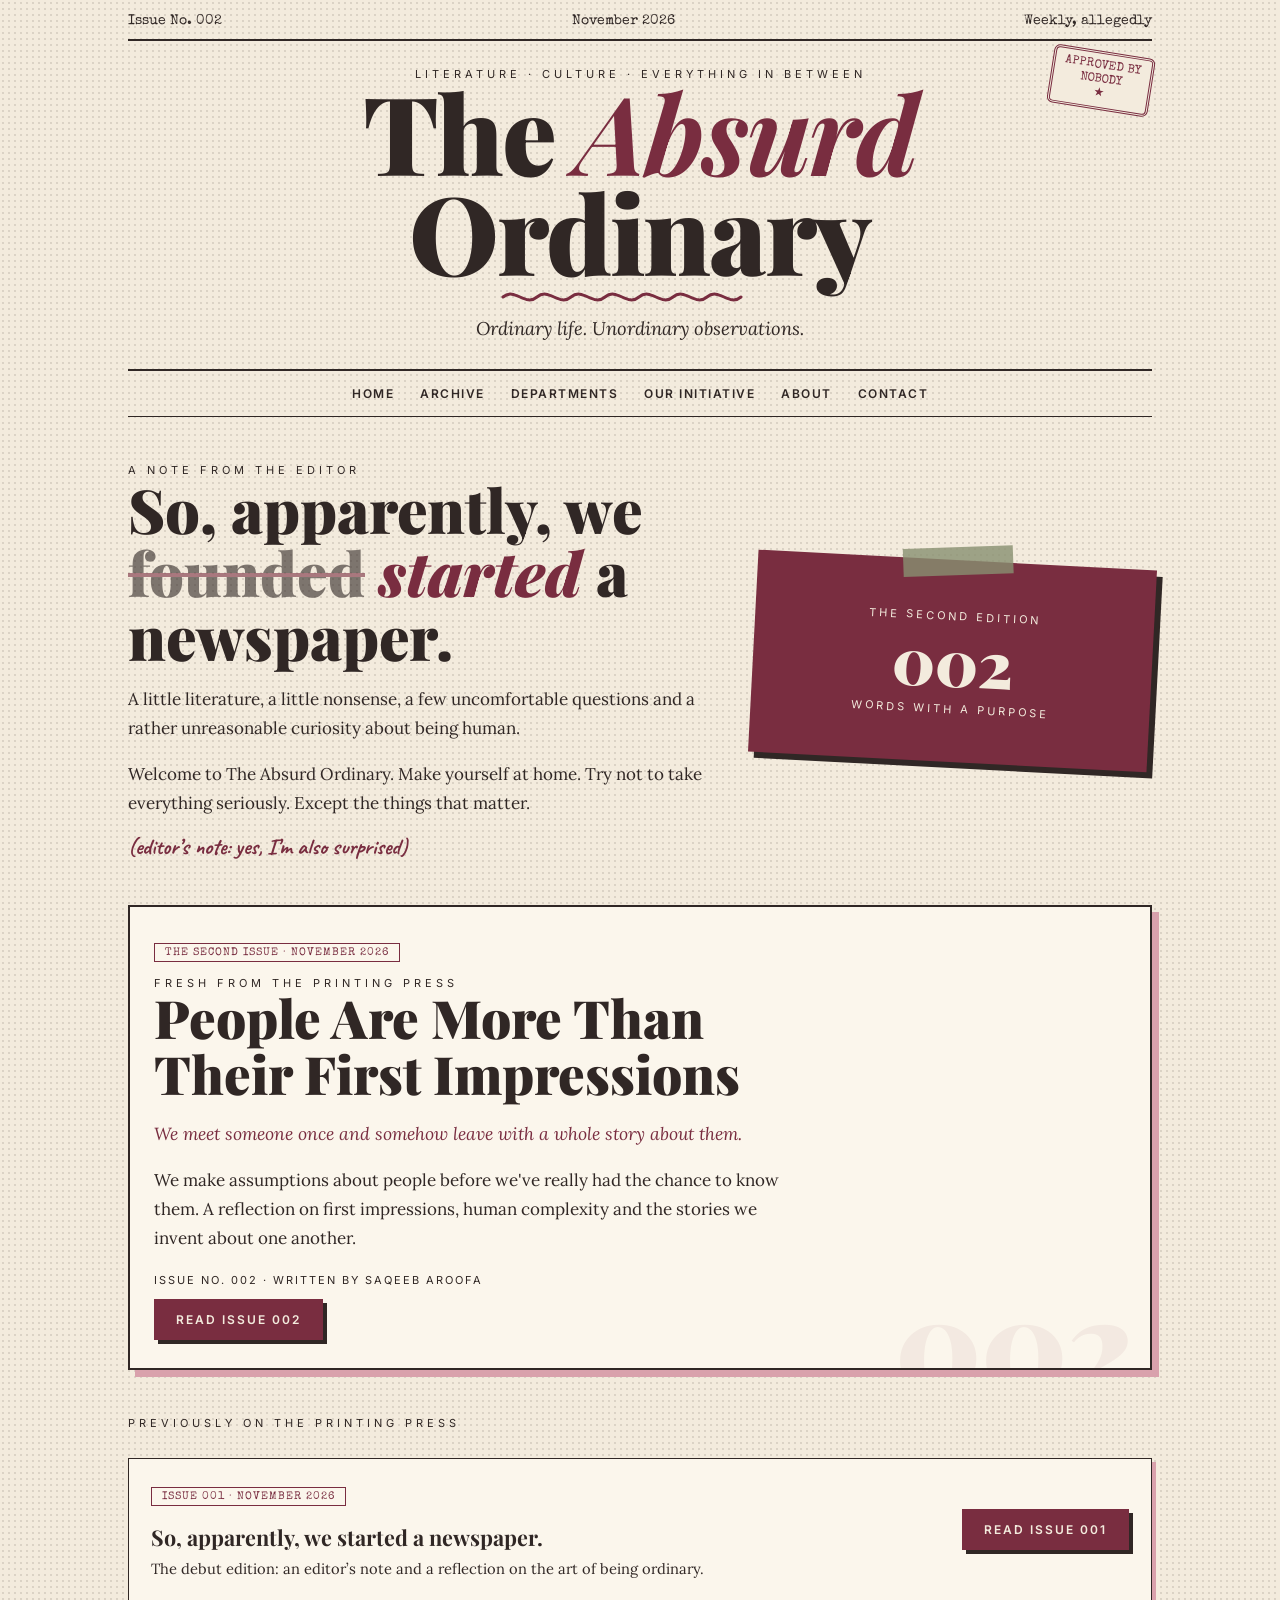
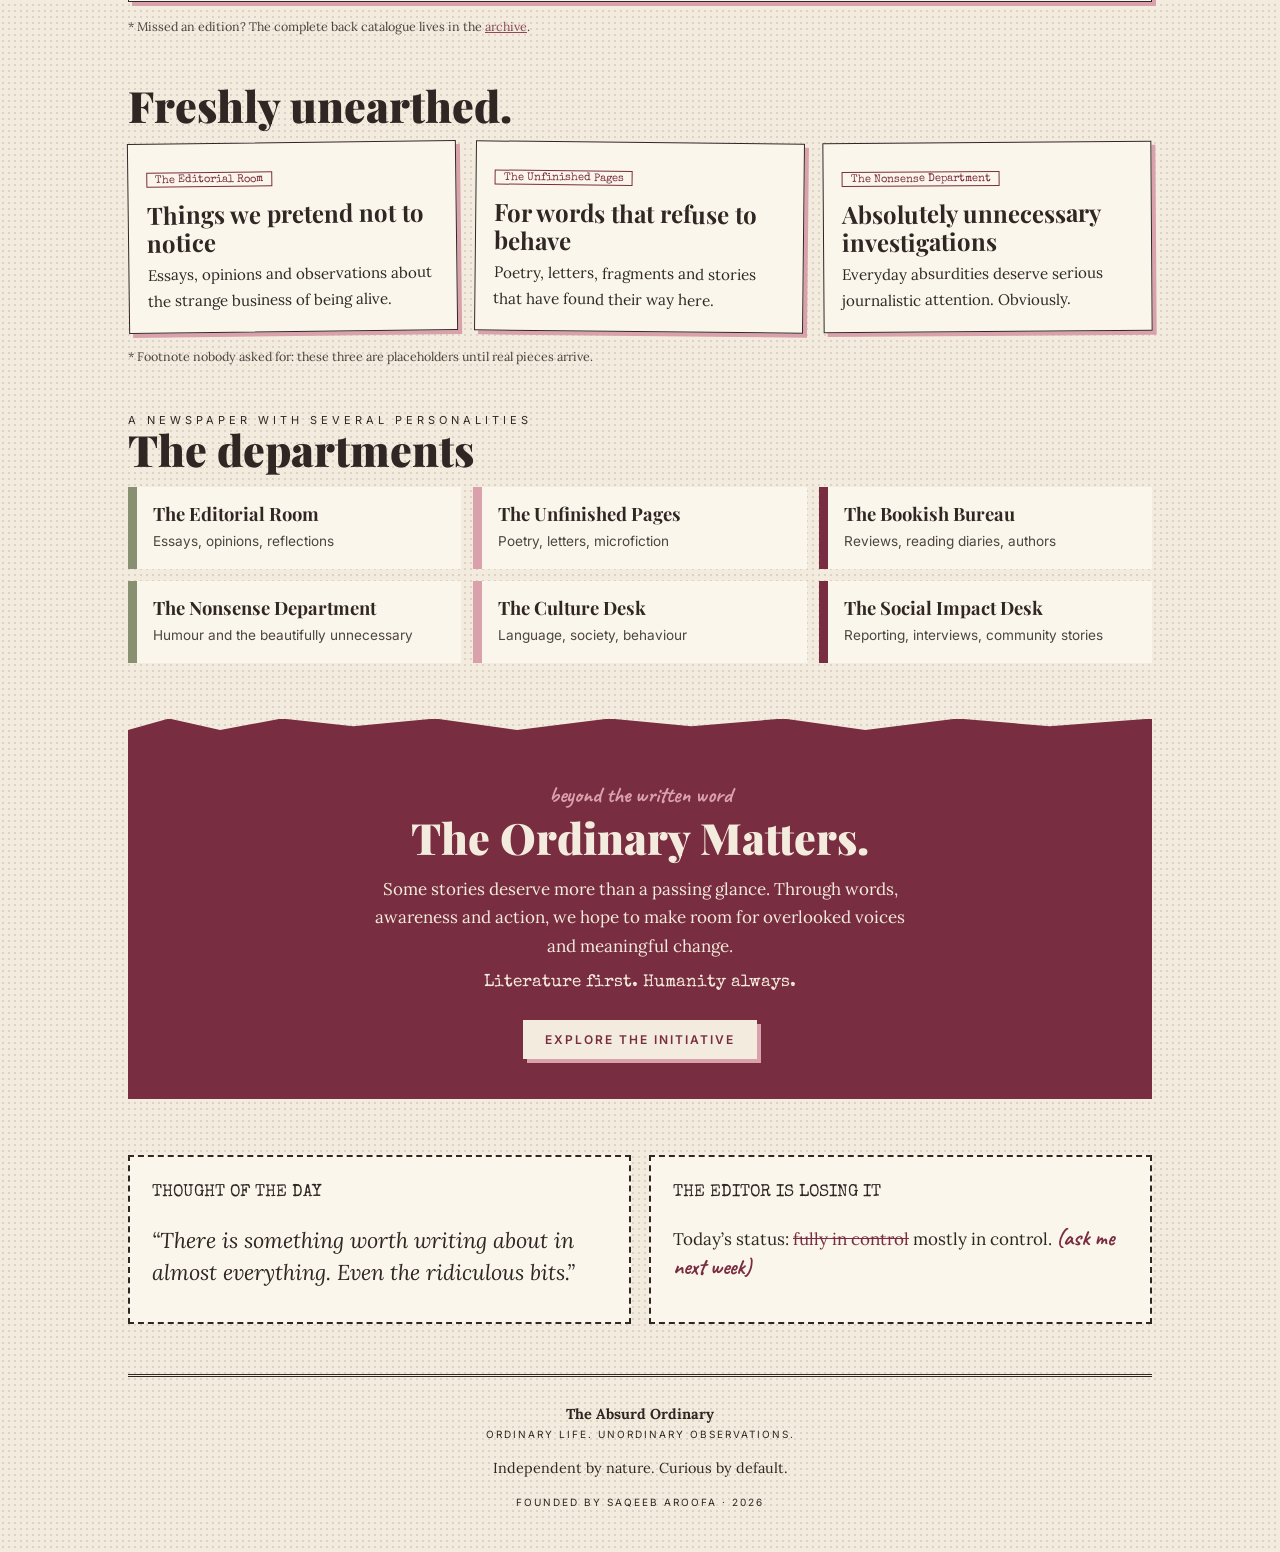
<file: index.html>
<!DOCTYPE html>
<html lang="en">
<head>
<meta charset="UTF-8">
<meta name="viewport" content="width=device-width, initial-scale=1.0">
<title>The Absurd Ordinary</title>
<meta name="description" content="An independent literary, cultural and social-impact publication.">
<link rel="preconnect" href="https://fonts.googleapis.com">
<link href="https://fonts.googleapis.com/css2?family=Caveat:wght@500;700&family=Inter:wght@400;600&family=Lora:ital,wght@0,400;0,600;1,400&family=Playfair+Display:ital,wght@0,700;0,900;1,700&family=Special+Elite&display=swap" rel="stylesheet">

<style>
:root {
  --paper: #f3ebdd;
  --card: #fbf6ec;
  --ink: #302725;
  --wine: #792d40;
  --rose: #d9a1ac;
  --olive: #899071;
}
* { box-sizing: border-box; }
html { scroll-behavior: smooth; }
body {
  margin: 0;
  background-color: var(--paper);
  background-image: radial-gradient(#30272522 0.7px, transparent 0.8px);
  background-size: 6px 6px;
  color: var(--ink);
  font: 17px/1.7 Lora, Georgia, serif;
  overflow-x: hidden;
}
a { color: inherit; text-decoration: none; }
.wrap { max-width: 1060px; margin: 0 auto; padding: 0 18px; }
.type { font-family: 'Special Elite', 'Courier New', monospace; }
.sans { font-family: Inter, Arial, sans-serif; }
.note { font-family: Caveat, cursive; font-weight: 700; color: var(--wine); font-size: 1.4rem; line-height: 1.1; }

/* dateline */
.topline {
  display: flex; justify-content: space-between; gap: 10px; flex-wrap: wrap;
  border-bottom: 2px solid var(--ink); padding: 10px 0 6px; font-size: 0.85rem;
}

/* masthead */
.mast { text-align: center; padding: 26px 0 8px; position: relative; }
.mast h1 {
  margin: 0;
  font: 900 clamp(2.7rem, 12vw, 6.8rem)/0.92 'Playfair Display', Georgia, serif;
  letter-spacing: -0.02em;
}
.mast h1 em { color: var(--wine); font-weight: 700; }
.squig { display: block; margin: 8px auto 0; width: min(280px, 70%); color: var(--wine); }
.tagline { font-style: italic; font-size: 1.15rem; margin: 10px 0 0; }
.kicker { font: 11px Inter, Arial, sans-serif; letter-spacing: 4px; text-transform: uppercase; }
.stamp-top {
  position: absolute; right: 0; top: 10px; transform: rotate(9deg);
  border: 3px double var(--wine); color: var(--wine); background: var(--paper);
  padding: 6px 10px; border-radius: 6px; font-size: 0.75rem; line-height: 1.15; text-align: center;
}
@media (max-width: 520px) {
  .stamp-top { position: static; display: inline-block; margin-bottom: 10px; }
}

/* nav */
nav {
  border-top: 2px solid var(--ink); border-bottom: 1px solid var(--ink);
  margin-top: 16px; padding: 4px 0;
  display: flex; flex-wrap: wrap; justify-content: center; gap: 4px 22px;
  font: 600 12px Inter, Arial, sans-serif; letter-spacing: 1.5px; text-transform: uppercase;
}
nav a { padding: 11px 2px; }
nav a:hover, nav a:focus-visible {
  color: var(--wine);
  text-decoration: underline wavy var(--rose);
  text-underline-offset: 6px;
}

/* sections */
section { margin: 46px 0; }
h2 {
  font: 900 clamp(1.8rem, 6vw, 2.7rem)/1.05 'Playfair Display', Georgia, serif;
  margin: 0 0 14px;
}

/* editor's note */
.lead { display: grid; gap: 26px; align-items: center; }
@media (min-width: 800px) {
  .lead { grid-template-columns: 1.5fr 1fr; }
}
.lead h2 { font-size: clamp(2.2rem, 7vw, 3.8rem); }
.lead h2 del {
  text-decoration-color: var(--wine);
  text-decoration-thickness: 4px;
  opacity: 0.6;
}
.lead h2 ins {
  text-decoration: none;
  color: var(--wine);
  font-style: italic;
}
.stamp {
  position: relative;
  background: var(--wine);
  color: var(--paper);
  padding: 40px 20px;
  text-align: center;
  transform: rotate(3deg);
  box-shadow: 6px 6px 0 var(--ink);
}
.stamp strong {
  display: block;
  font: 900 4rem/1 'Playfair Display', Georgia, serif;
}
.stamp span {
  font: 11px Inter, Arial, sans-serif;
  letter-spacing: 3px;
}
.tape {
  position: absolute; top: -13px; left: 50%;
  width: 110px; height: 28px;
  background: #899071cc;
  transform: translateX(-50%) rotate(-5deg);
}
.margin { display: block; margin-top: 14px; }

/* featured issue */
.featured-issue {
  position: relative;
  background: var(--card);
  border: 2px solid var(--ink);
  padding: 28px 24px;
  box-shadow: 7px 7px 0 var(--rose);
  overflow: hidden;
}
.featured-issue::after {
  content: "002";
  position: absolute;
  right: 12px;
  bottom: -36px;
  font: 900 8rem/1 'Playfair Display', Georgia, serif;
  color: #792d4010;
  pointer-events: none;
}
.issue-label {
  display: inline-block;
  color: var(--wine);
  border: 1.5px solid var(--wine);
  padding: 3px 10px;
  font: 11px 'Special Elite', monospace;
  letter-spacing: 1px;
  margin-bottom: 14px;
}
.featured-issue h2 {
  font-size: clamp(2rem, 6vw, 3.3rem);
  max-width: 680px;
  margin-bottom: 10px;
}
.featured-issue .issue-subtitle {
  color: var(--wine);
  font-style: italic;
  font-size: 1.1rem;
}
.featured-issue p { max-width: 650px; }
.issue-meta {
  font: 11px Inter, Arial, sans-serif;
  letter-spacing: 2px;
  text-transform: uppercase;
  margin-top: 20px;
}
.issue-button {
  display: inline-block;
  position: relative;
  z-index: 1;
  margin-top: 12px;
  padding: 13px 22px;
  background: var(--wine);
  color: var(--paper);
  font: 600 12px Inter, Arial, sans-serif;
  letter-spacing: 2px;
  text-transform: uppercase;
  box-shadow: 4px 4px 0 var(--ink);
  transition: transform 0.15s;
}
.issue-button:hover,
.issue-button:focus-visible {
  transform: translate(-3px, -3px);
}

/* previous issue */
.previous-issue {
  margin-top: 28px;
  padding: 20px 22px;
  background: var(--card);
  border: 1.5px solid var(--ink);
  box-shadow: 4px 4px 0 var(--rose);
  display: flex;
  flex-wrap: wrap;
  align-items: center;
  justify-content: space-between;
  gap: 14px;
}
.previous-issue h3 {
  font: 700 1.35rem/1.2 'Playfair Display', Georgia, serif;
  margin: 5px 0;
}
.previous-issue p {
  margin: 0;
  font-size: 0.92rem;
}
.previous-issue .issue-button {
  margin-top: 0;
  white-space: nowrap;
}

/* story cards */
.stories { display: grid; gap: 18px; }
@media (min-width: 700px) {
  .stories { grid-template-columns: repeat(3, 1fr); }
}
.story {
  background: var(--card);
  border: 1.5px solid var(--ink);
  padding: 18px;
  position: relative;
  box-shadow: 4px 4px 0 var(--rose);
}
.story:nth-child(1) { transform: rotate(-0.7deg); }
.story:nth-child(2) { transform: rotate(0.6deg); }
.story:nth-child(3) { transform: rotate(-0.4deg); }
.story small {
  display: inline-block;
  border: 1.5px solid var(--wine);
  color: var(--wine);
  padding: 1px 8px;
  font: 11px 'Special Elite', monospace;
  margin-bottom: 8px;
}
.story h3 {
  font: 700 1.5rem/1.15 'Playfair Display', Georgia, serif;
  margin: 6px 0;
}
.story p { font-size: 0.95rem; margin: 0; }
.fn { font-size: 0.78rem; opacity: 0.85; margin-top: 14px; }

/* departments */
.depts { display: grid; gap: 12px; }
@media (min-width: 620px) {
  .depts { grid-template-columns: 1fr 1fr; }
}
@media (min-width: 900px) {
  .depts { grid-template-columns: repeat(3, 1fr); }
}
.dept {
  display: block;
  background: var(--card);
  border-left: 9px solid var(--olive);
  padding: 14px 16px;
  transition: transform 0.15s;
}
.dept:nth-child(3n+2) { border-color: var(--rose); }
.dept:nth-child(3n) { border-color: var(--wine); }
.dept:hover, .dept:focus-visible {
  transform: translate(-3px, -3px);
  box-shadow: 4px 4px 0 var(--ink);
}
.dept b {
  display: block;
  font: 700 1.15rem 'Playfair Display', Georgia, serif;
}
.dept small {
  font: 0.85rem Inter, Arial, sans-serif;
  opacity: 0.85;
}

/* ordinary matters */
.matters {
  background: var(--wine);
  color: var(--paper);
  text-align: center;
  padding: 56px 22px 40px;
  margin: 56px 0;
  clip-path: polygon(0 3%, 4% 0, 9% 3%, 15% 0, 22% 2%, 30% 0, 38% 3%, 47% 0, 55% 2%, 64% 0, 72% 3%, 81% 0, 90% 2%, 100% 0, 100% 100%, 0 100%);
}
.matters .note { color: var(--rose); }
.matters p { max-width: 560px; margin: 8px auto; }
.button {
  display: inline-block;
  margin-top: 14px;
  padding: 12px 22px;
  background: var(--paper);
  color: var(--wine);
  font: 600 12px Inter, Arial, sans-serif;
  letter-spacing: 2px;
  text-transform: uppercase;
  box-shadow: 4px 4px 0 var(--rose);
}
.button:hover, .button:focus-visible {
  transform: translate(-2px, -2px);
}

/* thought + editor */
.two { display: grid; gap: 18px; }
@media (min-width: 760px) {
  .two { grid-template-columns: 1fr 1fr; }
}
.box {
  border: 2px dashed var(--ink);
  background: var(--card);
  padding: 22px;
}
.box q {
  font: italic 1.35rem/1.4 Lora, Georgia, serif;
  quotes: "\201C" "\201D";
}
.box del { color: var(--wine); }

/* footer */
footer {
  border-top: 3px double var(--ink);
  margin-top: 50px;
  padding: 24px 0 44px;
  text-align: center;
  font-size: 0.9rem;
  line-height: 1.9;
}
footer small {
  font: 10px Inter, Arial, sans-serif;
  letter-spacing: 2px;
  display: block;
}
</style>
</head>

<body>
<div class="wrap">

<div class="topline type">
  <span>Issue No. 002</span>
  <span>November 2026</span>
  <span>Weekly, allegedly</span>
</div>

<header class="mast">
  <div class="stamp-top type">APPROVED BY<br>NOBODY<br>★</div>
  <div class="kicker">Literature · Culture · Everything in between</div>
  <h1>The <em>Absurd</em><br>Ordinary</h1>
  <svg class="squig" viewBox="0 0 280 14" fill="none" stroke="currentColor" stroke-width="3" stroke-linecap="round" aria-hidden="true">
    <path d="M3 8c12-10 22 10 34 0s22 10 34 0 22 10 34 0 22 10 34 0 22 10 34 0 22 10 34 0 22 10 34 0"/>
  </svg>
  <p class="tagline">Ordinary life. Unordinary observations.</p>
</header>

<nav class="nav-links">
  <a href="index.html">Home</a>
  <a href="archive.html">Archive</a>
  <a href="department.html">Departments</a>
  <a href="ordinary-matters.html">Our Initiative</a>
  <a href="about.html">About</a>
  <a href="contact.html">Contact</a>
</nav>

<section class="lead">
  <div>
    <div class="kicker">A note from the editor</div>
    <h2>So, apparently, we <del>founded</del> <ins>started</ins> a newspaper.</h2>
    <p>A little literature, a little nonsense, a few uncomfortable questions and a rather unreasonable curiosity about being human.</p>
    <p>Welcome to The Absurd Ordinary. Make yourself at home. Try not to take everything seriously. Except the things that matter.</p>
    <span class="note margin">(editor’s note: yes, I’m also surprised)</span>
  </div>

  <div class="stamp">
    <div class="tape"></div>
    <span>THE SECOND EDITION</span>
    <strong>002</strong>
    <span>WORDS WITH A PURPOSE</span>
  </div>
</section>

<!-- FEATURED SECOND ISSUE -->
<section class="featured-issue">
  <div class="issue-label">THE SECOND ISSUE · NOVEMBER 2026</div>
  <div class="kicker">Fresh from the printing press</div>
  <h2>People Are More Than Their First Impressions</h2>
  <p class="issue-subtitle">We meet someone once and somehow leave with a whole story about them.</p>
  <p>We make assumptions about people before we've really had the chance to know them. A reflection on first impressions, human complexity and the stories we invent about one another.</p>
  <div class="issue-meta">Issue No. 002 · Written by Saqeeb Aroofa</div>
  <a class="issue-button" href="issue-002.html">Read Issue 002</a>
</section>

<!-- PREVIOUS ISSUE -->
<section>
  <div class="kicker">Previously on the printing press</div>
  <div class="previous-issue">
    <div>
      <div class="issue-label">ISSUE 001 · NOVEMBER 2026</div>
      <h3>So, apparently, we started a newspaper.</h3>
      <p>The debut edition: an editor’s note and a reflection on the art of being ordinary.</p>
    </div>
    <a class="issue-button" href="issue-001.html">Read Issue 001</a>
  </div>
  <p class="fn">* Missed an edition? The complete back catalogue lives in the <a href="archive.html" style="color:var(--wine);text-decoration:underline;">archive</a>.</p>
</section>

<section>
  <h2>Freshly unearthed.</h2>
  <div class="stories">
    <article class="story">
      <small>The Editorial Room</small>
      <h3>Things we pretend not to notice</h3>
      <p>Essays, opinions and observations about the strange business of being alive.</p>
    </article>

    <article class="story">
      <small>The Unfinished Pages</small>
      <h3>For words that refuse to behave</h3>
      <p>Poetry, letters, fragments and stories that have found their way here.</p>
    </article>

    <article class="story">
      <small>The Nonsense Department</small>
      <h3>Absolutely unnecessary investigations</h3>
      <p>Everyday absurdities deserve serious journalistic attention. Obviously.</p>
    </article>
  </div>
  <p class="fn">* Footnote nobody asked for: these three are placeholders until real pieces arrive.</p>
</section>

<section>
  <div class="kicker">A newspaper with several personalities</div>
  <h2>The departments</h2>
  <div class="depts">
    <a class="dept" href="department.html"><b>The Editorial Room</b><small>Essays, opinions, reflections</small></a>
    <a class="dept" href="department.html"><b>The Unfinished Pages</b><small>Poetry, letters, microfiction</small></a>
    <a class="dept" href="department.html"><b>The Bookish Bureau</b><small>Reviews, reading diaries, authors</small></a>
    <a class="dept" href="department.html"><b>The Nonsense Department</b><small>Humour and the beautifully unnecessary</small></a>
    <a class="dept" href="department.html"><b>The Culture Desk</b><small>Language, society, behaviour</small></a>
    <a class="dept" href="department.html"><b>The Social Impact Desk</b><small>Reporting, interviews, community stories</small></a>
  </div>
</section>

<section class="matters">
  <p class="note">beyond the written word</p>
  <h2>The Ordinary Matters.</h2>
  <p>Some stories deserve more than a passing glance. Through words, awareness and action, we hope to make room for overlooked voices and meaningful change.</p>
  <p class="type">Literature first. Humanity always.</p>
  <a class="button" href="ordinary-matters.html">Explore the initiative</a>
</section>

<section class="two">
  <div class="box">
    <p class="type" style="margin-top:0">THOUGHT OF THE DAY</p>
    <q>There is something worth writing about in almost everything. Even the ridiculous bits.</q>
  </div>

  <div class="box">
    <p class="type" style="margin-top:0">THE EDITOR IS LOSING IT</p>
    <p>Today’s status: <del>fully in control</del> mostly in control. <span class="note">(ask me next week)</span></p>
  </div>
</section>

<footer>
  <div><b>The Absurd Ordinary</b></div>
  <small>ORDINARY LIFE. UNORDINARY OBSERVATIONS.</small>
  <p>Independent by nature. Curious by default.</p>
  <small>FOUNDED BY SAQEEB AROOFA · 2026</small>
</footer>

</div>
</body>
</html>
</file>
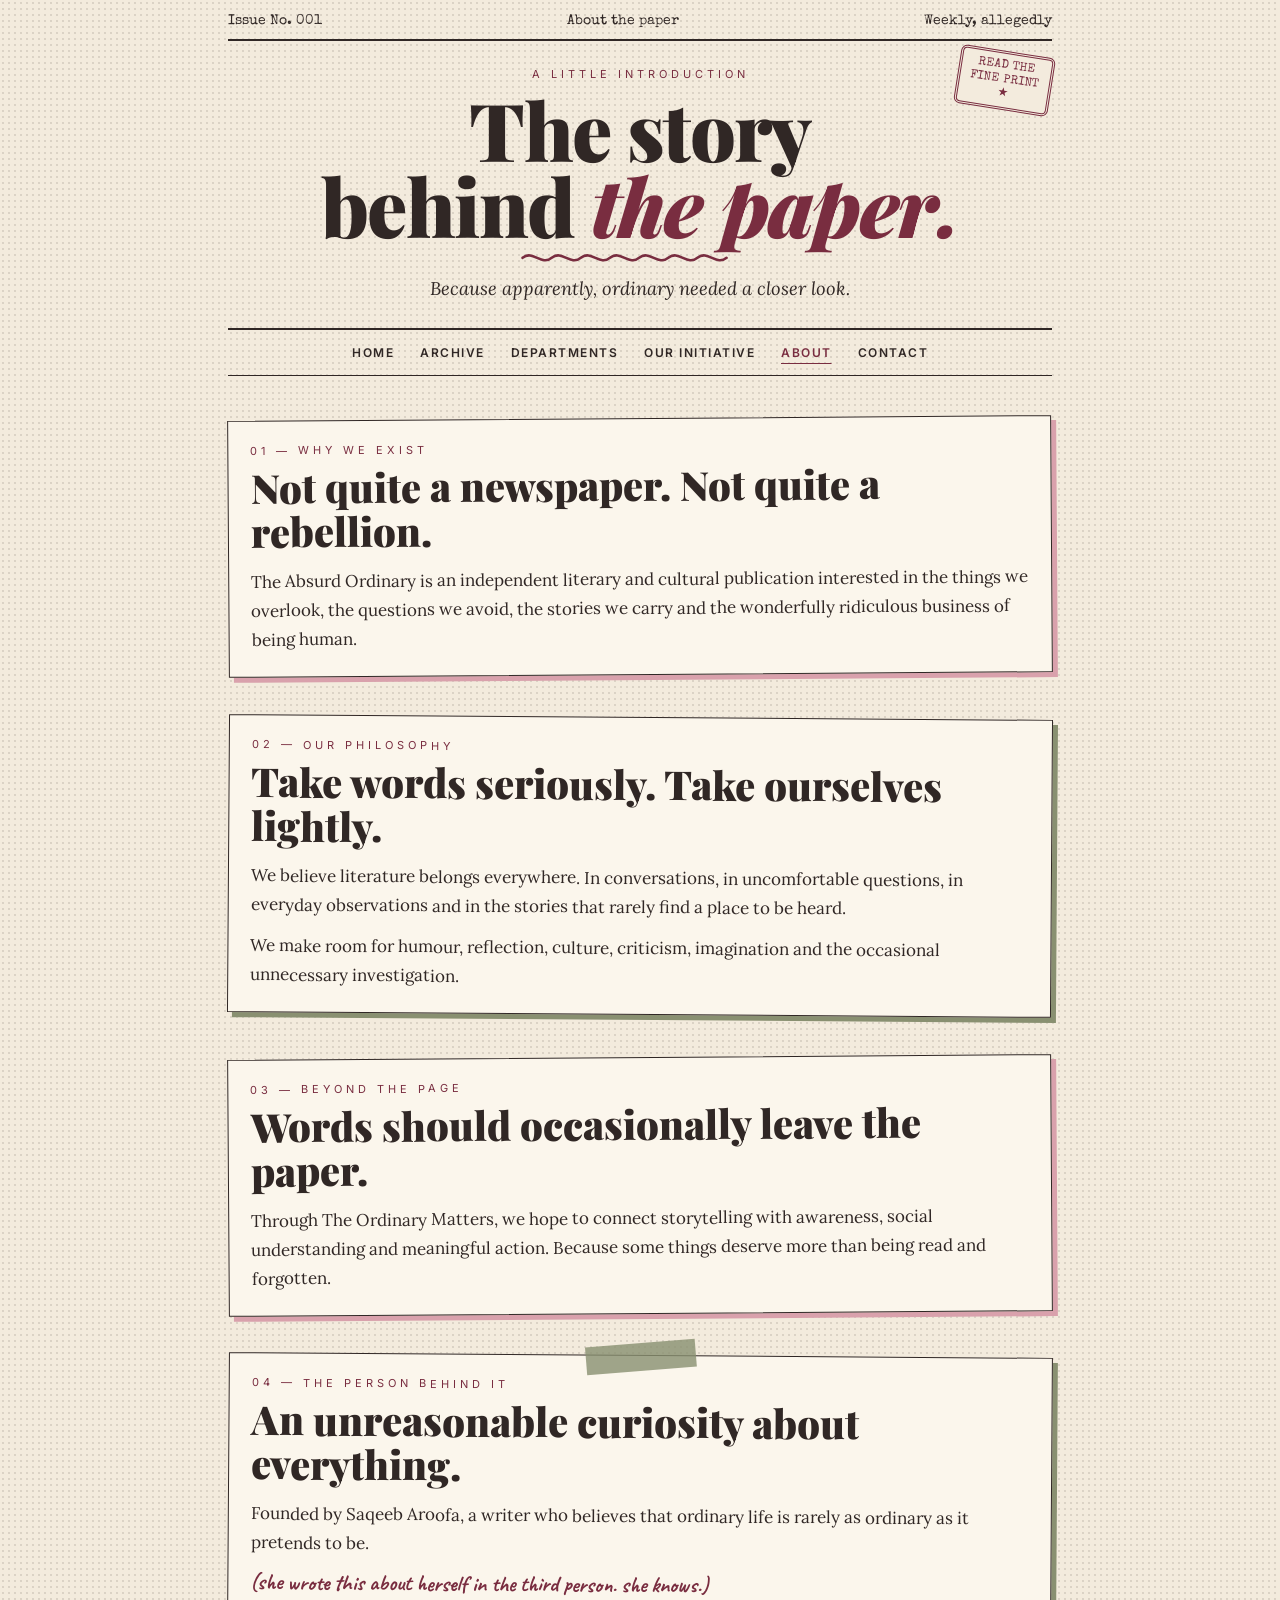
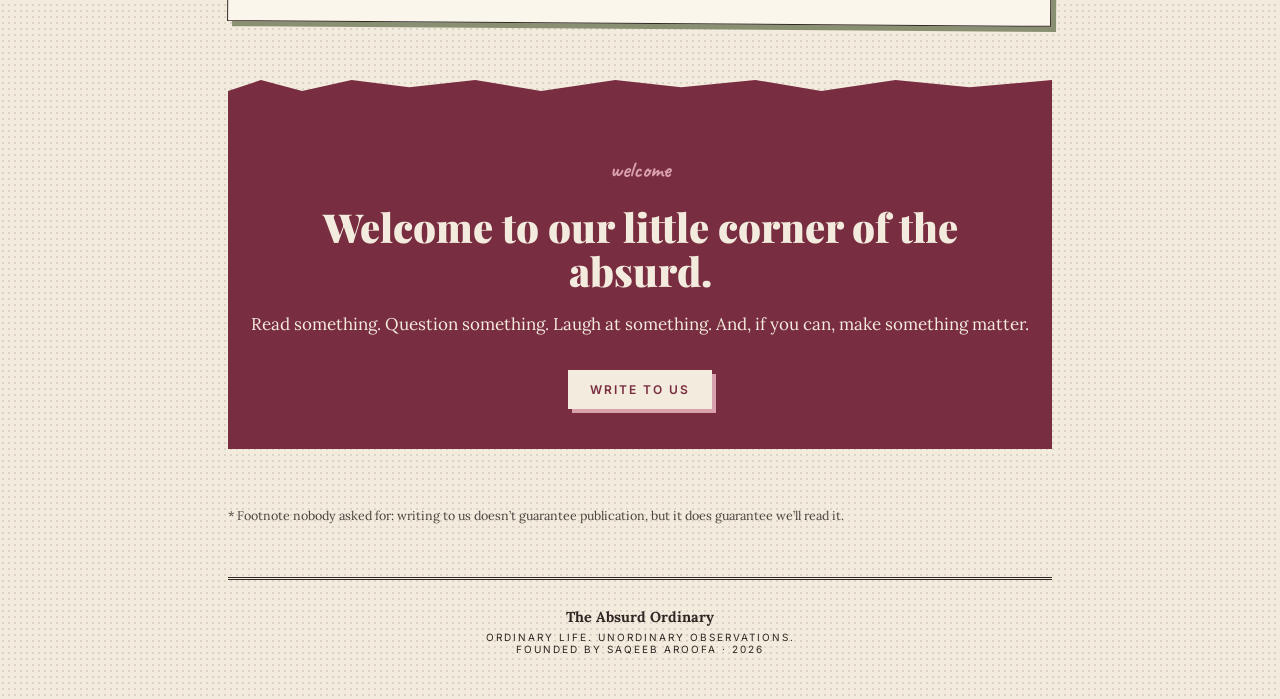
<file: about.html>
<!DOCTYPE html>
<html lang="en">
<head>
  <meta charset="UTF-8">
  <meta name="viewport" content="width=device-width, initial-scale=1.0">

  <title>About | The Absurd Ordinary</title>
  <meta name="description" content="The story, philosophy and people behind The Absurd Ordinary.">

  <link rel="preconnect" href="https://fonts.googleapis.com">
  <link rel="preconnect" href="https://fonts.gstatic.com" crossorigin>

  <link href="https://fonts.googleapis.com/css2?family=Caveat:wght@500;700&family=Inter:wght@400;600&family=Lora:ital,wght@0,400;0,600;1,400&family=Playfair+Display:ital,wght@0,700;0,900;1,700&family=Special+Elite&display=swap" rel="stylesheet">

  <style>
    :root {
      --paper: #f3ebdd;
      --card: #fbf6ec;
      --ink: #302725;
      --wine: #792d40;
      --rose: #d9a1ac;
      --olive: #899071;
    }

    * {
      box-sizing: border-box;
    }

    html {
      scroll-behavior: smooth;
    }

    body {
      margin: 0;
      background-color: var(--paper);
      background-image: radial-gradient(#30272522 0.7px, transparent 0.8px);
      background-size: 6px 6px;
      color: var(--ink);
      font: 17px/1.7 Lora, Georgia, serif;
      overflow-x: hidden;
    }

    a {
      color: inherit;
      text-decoration: none;
    }

    .wrap {
      max-width: 860px;
      margin: 0 auto;
      padding: 0 18px;
    }

    .type {
      font-family: 'Special Elite', 'Courier New', monospace;
    }

    .note {
      font-family: Caveat, cursive;
      font-weight: 700;
      color: var(--wine);
      font-size: 1.4rem;
      line-height: 1.1;
    }

    .kicker {
      font: 11px Inter, Arial, sans-serif;
      letter-spacing: 4px;
      text-transform: uppercase;
      color: var(--wine);
    }

    .topline {
      display: flex;
      justify-content: space-between;
      gap: 10px;
      flex-wrap: wrap;
      border-bottom: 2px solid var(--ink);
      padding: 10px 0 6px;
      font-size: 0.85rem;
    }

    .mast {
      text-align: center;
      padding: 26px 0 8px;
      position: relative;
    }

    .mast h1 {
      margin: 10px 0 0;
      font: 900 clamp(2.4rem, 10vw, 5rem)/0.95 'Playfair Display', Georgia, serif;
      letter-spacing: -0.02em;
    }

    .mast h1 em {
      color: var(--wine);
    }

    .squig {
      display: block;
      margin: 8px auto 0;
      width: min(240px, 70%);
      color: var(--wine);
    }

    .tagline {
      font-style: italic;
      font-size: 1.15rem;
      margin: 10px 0 0;
    }

    .stamp-top {
      position: absolute;
      right: 0;
      top: 10px;
      transform: rotate(9deg);
      border: 3px double var(--wine);
      color: var(--wine);
      background: var(--paper);
      padding: 6px 10px;
      border-radius: 6px;
      font-size: 0.75rem;
      line-height: 1.15;
      text-align: center;
    }

    .menu-toggle {
      display: none;
    }

    .nav-links {
      border-top: 2px solid var(--ink);
      border-bottom: 1px solid var(--ink);
      margin-top: 16px;
      padding: 4px 0;
      display: flex;
      flex-wrap: wrap;
      justify-content: center;
      gap: 4px 22px;
      font: 600 12px Inter, Arial, sans-serif;
      letter-spacing: 1.5px;
      text-transform: uppercase;
    }

    .nav-links a {
      padding: 11px 2px;
    }

    .nav-links a:hover,
    .nav-links a:focus-visible {
      color: var(--wine);
      text-decoration: underline wavy var(--rose);
      text-underline-offset: 6px;
    }

    .nav-links a.here {
      color: var(--wine);
      text-decoration: underline;
      text-underline-offset: 6px;
    }

    section {
      margin: 42px 0;
    }

    h2 {
      font: 900 clamp(1.7rem, 6vw, 2.5rem)/1.1 'Playfair Display', Georgia, serif;
      margin: 8px 0 14px;
    }

    .block {
      background: var(--card);
      border: 1.5px solid var(--ink);
      padding: 22px;
      box-shadow: 5px 5px 0 var(--rose);
    }

    section:nth-of-type(even) .block {
      transform: rotate(0.4deg);
      box-shadow: 5px 5px 0 var(--olive);
    }

    section:nth-of-type(odd) .block {
      transform: rotate(-0.4deg);
    }

    .block p {
      margin: 0 0 12px;
    }

    .block p:last-child {
      margin-bottom: 0;
    }

    .founder {
      position: relative;
    }

    .tape {
      position: absolute;
      top: -13px;
      left: 50%;
      width: 110px;
      height: 28px;
      background: #899071cc;
      transform: translateX(-50%) rotate(-5deg);
    }

    .matters {
      background: var(--wine);
      color: var(--paper);
      text-align: center;
      padding: 56px 22px 40px;
      margin: 56px 0;
      clip-path: polygon(0 3%, 4% 0, 9% 3%, 15% 0, 22% 2%, 30% 0, 38% 3%, 47% 0, 55% 2%, 64% 0, 72% 3%, 81% 0, 90% 2%, 100% 0, 100% 100%, 0 100%);
    }

    .matters h2 {
      color: var(--paper);
    }

    .matters .note {
      color: var(--rose);
    }

    .button {
      display: inline-block;
      margin-top: 14px;
      padding: 12px 22px;
      background: var(--paper);
      color: var(--wine);
      font: 600 12px Inter, Arial, sans-serif;
      letter-spacing: 2px;
      text-transform: uppercase;
      box-shadow: 4px 4px 0 var(--rose);
      transition: transform 0.2s ease;
    }

    .button:hover,
    .button:focus-visible {
      transform: translate(-2px, -2px);
    }

    .fn {
      font-size: 0.78rem;
      opacity: 0.85;
    }

    footer {
      border-top: 3px double var(--ink);
      margin-top: 50px;
      padding: 24px 0 44px;
      text-align: center;
      font-size: 0.9rem;
      line-height: 1.9;
    }

    footer small {
      font: 10px Inter, Arial, sans-serif;
      letter-spacing: 2px;
      display: block;
    }

    @media (max-width: 520px) {
      .stamp-top {
        position: static;
        display: inline-block;
        margin-bottom: 10px;
      }

      .menu-toggle {
        display: block;
        margin: 14px auto;
        padding: 9px 18px;
        background: transparent;
        border: 1px solid var(--ink);
        color: var(--wine);
        font-size: 23px;
        cursor: pointer;
      }

      .nav-links {
        display: none;
        flex-direction: column;
        align-items: center;
        gap: 0;
        border-bottom: 1px solid var(--ink);
      }

      .nav-links.active {
        display: flex;
      }

      .nav-links a {
        padding: 12px;
      }

      .block {
        padding: 19px;
      }

      .topline {
        font-size: 0.72rem;
      }
    }
  </style>
</head>

<body>

<div class="wrap">

  <div class="topline type">
    <span>Issue No. 001</span>
    <span>About the paper</span>
    <span>Weekly, allegedly</span>
  </div>

  <header class="mast">

    <div class="stamp-top type">
      READ THE<br>FINE PRINT<br>★
    </div>

    <div class="kicker">A little introduction</div>

    <h1>
      The story<br>
      behind <em>the paper.</em>
    </h1>

    <svg class="squig" viewBox="0 0 280 14"
      fill="none" stroke="currentColor"
      stroke-width="3" stroke-linecap="round"
      aria-hidden="true">
      <path d="M3 8c12-10 22 10 34 0s22 10 34 0 22 10 34 0 22 10 34 0 22 10 34 0 22 10 34 0 22 10 34 0"/>
    </svg>

    <p class="tagline">
      Because apparently, ordinary needed a closer look.
    </p>

    <button class="menu-toggle"
      type="button"
      aria-label="Toggle navigation"
      aria-expanded="false">
      ☰
    </button>

  </header>

  <nav class="nav-links" aria-label="Main navigation">
    <a href="index.html">Home</a>
    <a href="archive.html">Archive</a>
    <a href="departments.html">Departments</a>
    <a href="ordinary-matters.html">Our Initiative</a>
    <a class="here" href="about.html">About</a>
    <a href="contact.html">Contact</a>
  </nav>

  <main>

    <section>
      <div class="block">
        <div class="kicker">01 — Why we exist</div>
        <h2>Not quite a newspaper. Not quite a rebellion.</h2>
        <p>
          The Absurd Ordinary is an independent literary and
          cultural publication interested in the things we
          overlook, the questions we avoid, the stories we carry
          and the wonderfully ridiculous business of being human.
        </p>
      </div>
    </section>

    <section>
      <div class="block">
        <div class="kicker">02 — Our philosophy</div>
        <h2>Take words seriously. Take ourselves lightly.</h2>
        <p>
          We believe literature belongs everywhere. In conversations,
          in uncomfortable questions, in everyday observations and
          in the stories that rarely find a place to be heard.
        </p>
        <p>
          We make room for humour, reflection, culture, criticism,
          imagination and the occasional unnecessary investigation.
        </p>
      </div>
    </section>

    <section>
      <div class="block">
        <div class="kicker">03 — Beyond the page</div>
        <h2>Words should occasionally leave the paper.</h2>
        <p>
          Through The Ordinary Matters, we hope to connect storytelling
          with awareness, social understanding and meaningful action.
          Because some things deserve more than being read and forgotten.
        </p>
      </div>
    </section>

    <section>
      <div class="block founder">
        <div class="tape"></div>
        <div class="kicker">04 — The person behind it</div>
        <h2>An unreasonable curiosity about everything.</h2>
        <p>
          Founded by Saqeeb Aroofa, a writer who believes that
          ordinary life is rarely as ordinary as it pretends to be.
        </p>
        <span class="note">
          (she wrote this about herself in the third person. she knows.)
        </span>
      </div>
    </section>

    <section class="matters">
      <p class="note">welcome</p>
      <h2>Welcome to our little corner of the absurd.</h2>
      <p>
        Read something. Question something. Laugh at something.
        And, if you can, make something matter.
      </p>
      <a class="button" href="contact.html">Write to us</a>
    </section>

    <p class="fn">
      * Footnote nobody asked for: writing to us doesn’t guarantee
      publication, but it does guarantee we’ll read it.
    </p>

  </main>

  <footer>
    <div><b>The Absurd Ordinary</b></div>
    <small>ORDINARY LIFE. UNORDINARY OBSERVATIONS.</small>
    <small>FOUNDED BY SAQEEB AROOFA · 2026</small>
  </footer>

</div>

<script>
  const menuButton = document.querySelector('.menu-toggle');
  const navigation = document.querySelector('.nav-links');

  menuButton.addEventListener('click', function () {
    const isOpen = navigation.classList.toggle('active');
    menuButton.setAttribute('aria-expanded', isOpen);
    menuButton.textContent = isOpen ? '×' : '☰';
  });
</script>

</body>
        </html>
</file>
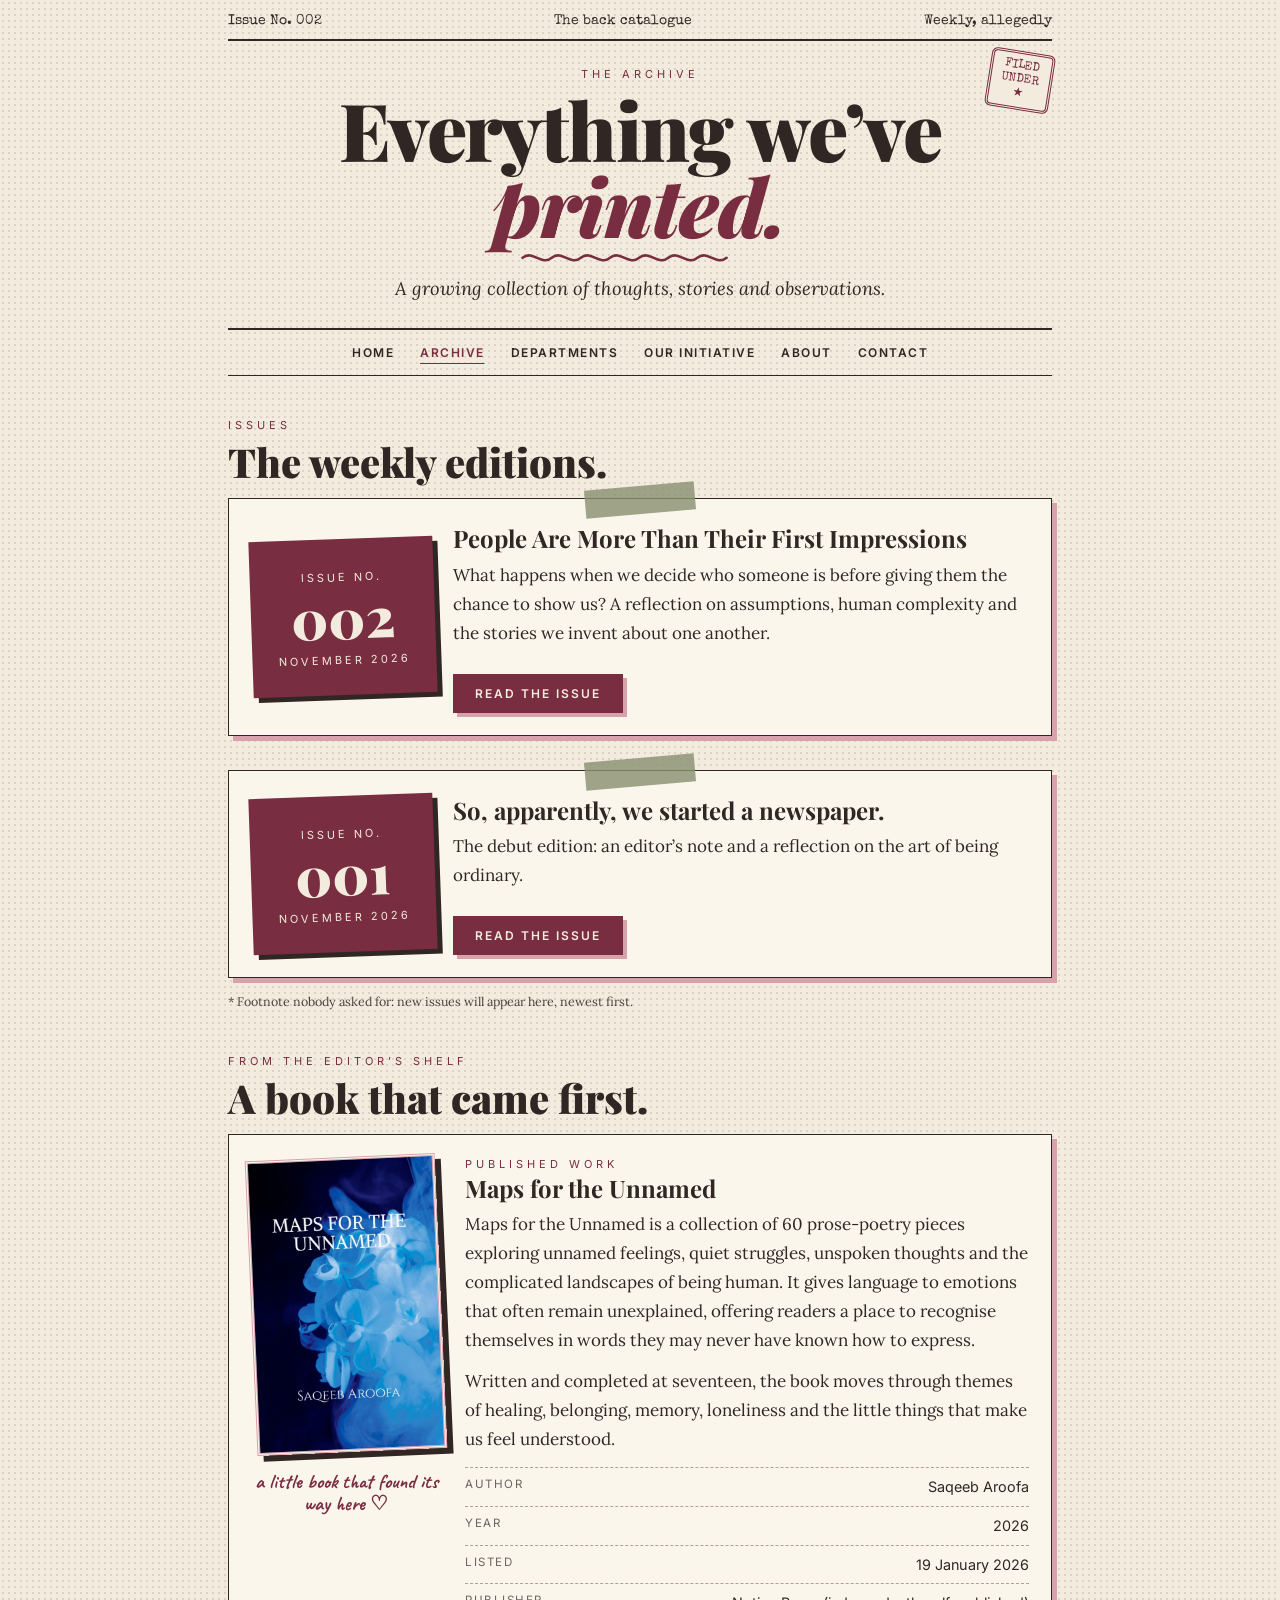
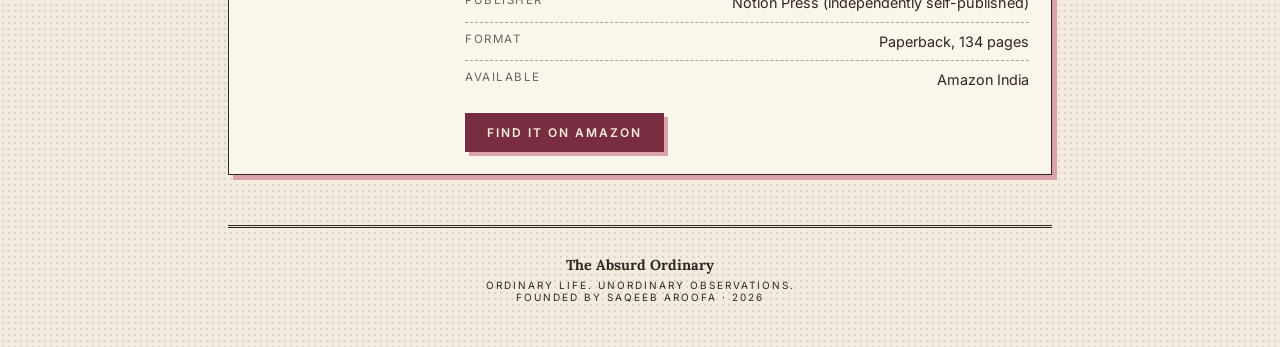
<file: archive.html>
<!DOCTYPE html>
<html lang="en">
<head>
<meta charset="UTF-8">
<meta name="viewport" content="width=device-width, initial-scale=1.0">
<title>Archive | The Absurd Ordinary</title>
<meta name="description" content="Every issue of The Absurd Ordinary, and a shelf from the editor.">

<link rel="preconnect" href="https://fonts.googleapis.com">
<link href="https://fonts.googleapis.com/css2?family=Caveat:wght@500;700&family=Inter:wght@400;600&family=Lora:ital,wght@0,400;0,600;1,400&family=Playfair+Display:ital,wght@0,700;0,900;1,700&family=Special+Elite&display=swap" rel="stylesheet">

<style>
:root {
  --paper: #f3ebdd;
  --card: #fbf6ec;
  --ink: #302725;
  --wine: #792d40;
  --rose: #d9a1ac;
  --olive: #899071;
}

* { box-sizing: border-box; }

html { scroll-behavior: smooth; }

body {
  margin: 0;
  background-color: var(--paper);
  background-image: radial-gradient(#30272522 0.7px, transparent 0.8px);
  background-size: 6px 6px;
  color: var(--ink);
  font: 17px/1.7 Lora, Georgia, serif;
  overflow-x: hidden;
}

a { color: inherit; text-decoration: none; }

.wrap {
  max-width: 860px;
  margin: 0 auto;
  padding: 0 18px;
}

.type {
  font-family: 'Special Elite', 'Courier New', monospace;
}

.note {
  font-family: Caveat, cursive;
  font-weight: 700;
  color: var(--wine);
  font-size: 1.4rem;
  line-height: 1.1;
}

.kicker {
  font: 11px Inter, Arial, sans-serif;
  letter-spacing: 4px;
  text-transform: uppercase;
  color: var(--wine);
}

.topline {
  display: flex;
  justify-content: space-between;
  gap: 10px;
  flex-wrap: wrap;
  border-bottom: 2px solid var(--ink);
  padding: 10px 0 6px;
  font-size: 0.85rem;
}

.mast {
  text-align: center;
  padding: 26px 0 8px;
  position: relative;
}

.mast h1 {
  margin: 10px 0 0;
  font: 900 clamp(2.4rem, 10vw, 5rem)/0.95 'Playfair Display', Georgia, serif;
  letter-spacing: -0.02em;
}

.mast h1 em { color: var(--wine); }

.squig {
  display: block;
  margin: 8px auto 0;
  width: min(240px, 70%);
  color: var(--wine);
}

.tagline {
  font-style: italic;
  font-size: 1.15rem;
  margin: 10px 0 0;
}

.stamp-top {
  position: absolute;
  right: 0;
  top: 10px;
  transform: rotate(9deg);
  border: 3px double var(--wine);
  color: var(--wine);
  background: var(--paper);
  padding: 6px 10px;
  border-radius: 6px;
  font-size: 0.75rem;
  line-height: 1.15;
  text-align: center;
}

@media (max-width: 520px) {
  .stamp-top {
    position: static;
    display: inline-block;
    margin-bottom: 10px;
  }
}

nav {
  border-top: 2px solid var(--ink);
  border-bottom: 1px solid var(--ink);
  margin-top: 16px;
  padding: 4px 0;
  display: flex;
  flex-wrap: wrap;
  justify-content: center;
  gap: 4px 22px;
  font: 600 12px Inter, Arial, sans-serif;
  letter-spacing: 1.5px;
  text-transform: uppercase;
}

nav a { padding: 11px 2px; }

nav a:hover,
nav a:focus-visible {
  color: var(--wine);
  text-decoration: underline wavy var(--rose);
  text-underline-offset: 6px;
}

nav a.here {
  color: var(--wine);
  text-decoration: underline;
  text-underline-offset: 6px;
}

section { margin: 42px 0; }

h2 {
  font: 900 clamp(1.7rem, 6vw, 2.5rem)/1.1 'Playfair Display', Georgia, serif;
  margin: 8px 0 14px;
}

h3 {
  font: 700 1.5rem/1.15 'Playfair Display', serif;
  margin: 4px 0 8px;
}

.block {
  background: var(--card);
  border: 1.5px solid var(--ink);
  padding: 22px;
  box-shadow: 5px 5px 0 var(--rose);
  position: relative;
}

.block p { margin: 0 0 12px; }

.block p:last-child { margin-bottom: 0; }

.tape {
  position: absolute;
  top: -13px;
  left: 50%;
  width: 110px;
  height: 28px;
  background: #899071cc;
  transform: translateX(-50%) rotate(-5deg);
}

.issue {
  display: grid;
  gap: 18px;
  align-items: center;
}

@media (min-width: 620px) {
  .issue { grid-template-columns: auto 1fr; }
}

.num {
  background: var(--wine);
  color: var(--paper);
  text-align: center;
  padding: 22px 26px;
  transform: rotate(-2deg);
  box-shadow: 5px 5px 0 var(--ink);
}

.num strong {
  display: block;
  font: 900 3.4rem/1 'Playfair Display', serif;
}

.num span {
  font: 11px Inter, Arial, sans-serif;
  letter-spacing: 3px;
}

.button {
  display: inline-block;
  margin-top: 14px;
  padding: 12px 22px;
  background: var(--wine);
  color: var(--paper);
  font: 600 12px Inter, Arial, sans-serif;
  letter-spacing: 2px;
  text-transform: uppercase;
  box-shadow: 4px 4px 0 var(--rose);
}

.button:hover,
.button:focus-visible {
  transform: translate(-2px, -2px);
}

.shelf {
  display: grid;
  gap: 24px;
  align-items: start;
}

@media (min-width: 620px) {
  .shelf { grid-template-columns: 190px 1fr; }
}

.book-cover-wrap {
  text-align: center;
  max-width: 210px;
  margin: 0 auto;
}

.book-cover {
  display: block;
  width: 100%;
  height: auto;
  border: 3px double var(--rose);
  box-shadow: 6px 6px 0 var(--ink);
  transform: rotate(-2.5deg);
  transition: transform 0.3s ease;
}

.book-cover:hover {
  transform: rotate(0deg) scale(1.03);
}

.book-cover-wrap .note {
  margin-top: 20px;
  font-size: 1.25rem;
}

.facts {
  list-style: none;
  margin: 14px 0 0;
  padding: 0;
  font: 0.9rem/1.5 Inter, Arial, sans-serif;
}

.facts li {
  border-top: 1px dashed #30272566;
  padding: 8px 0;
  display: flex;
  justify-content: space-between;
  gap: 12px;
}

.facts li span:first-child {
  opacity: 0.7;
  text-transform: uppercase;
  letter-spacing: 1.5px;
  font-size: 0.72rem;
}

.facts li span:last-child { text-align: right; }

.fn {
  font-size: 0.78rem;
  opacity: 0.85;
}

footer {
  border-top: 3px double var(--ink);
  margin-top: 50px;
  padding: 24px 0 44px;
  text-align: center;
  font-size: 0.9rem;
  line-height: 1.9;
}

footer small {
  font: 10px Inter, Arial, sans-serif;
  letter-spacing: 2px;
  display: block;
}
</style>
</head>

<body>
<div class="wrap">

<div class="topline type">
  <span>Issue No. 002</span>
  <span>The back catalogue</span>
  <span>Weekly, allegedly</span>
</div>

<header class="mast">
  <div class="stamp-top type">FILED<br>UNDER<br>★</div>
  <div class="kicker">The archive</div>

  <h1>Everything we’ve <em>printed.</em></h1>

  <svg class="squig" viewBox="0 0 280 14" fill="none" stroke="currentColor" stroke-width="3" stroke-linecap="round" aria-hidden="true">
    <path d="M3 8c12-10 22 10 34 0s22 10 34 0 22 10 34 0 22 10 34 0 22 10 34 0 22 10 34 0 22 10 34 0"/>
  </svg>

  <p class="tagline">A growing collection of thoughts, stories and observations.</p>
</header>

<nav>
  <a href="index.html">Home</a>
  <a class="here" href="archive.html">Archive</a>
  <a href="department.html">Departments</a>
  <a href="ordinary-matters.html">Our Initiative</a>
  <a href="about.html">About</a>
  <a href="contact.html">Contact</a>
</nav>

<section>
  <div class="kicker">Issues</div>
  <h2>The weekly editions.</h2>

  <div class="block">
    <div class="tape"></div>

    <div class="issue">
      <div class="num">
        <span>ISSUE NO.</span>
        <strong>002</strong>
        <span>NOVEMBER 2026</span>
      </div>

      <div>
        <h3>People Are More Than Their First Impressions</h3>

        <p>What happens when we decide who someone is before giving them the chance to show us? A reflection on assumptions, human complexity and the stories we invent about one another.</p>

        <a class="button" href="issue-002.html">Read the issue</a>
      </div>
    </div>
  </div>

  <div style="height: 34px;"></div>

  <div class="block">
    <div class="tape"></div>

    <div class="issue">
      <div class="num">
        <span>ISSUE NO.</span>
        <strong>001</strong>
        <span>NOVEMBER 2026</span>
      </div>

      <div>
        <h3>So, apparently, we started a newspaper.</h3>

        <p>The debut edition: an editor’s note and a reflection on the art of being ordinary.</p>

        <a class="button" href="issue-001.html">Read the issue</a>
      </div>
    </div>
  </div>

  <p class="fn">* Footnote nobody asked for: new issues will appear here, newest first.</p>
</section>

<section>
  <div class="kicker">From the editor’s shelf</div>
  <h2>A book that came first.</h2>

  <div class="block">
    <div class="shelf">

      <div class="book-cover-wrap">
        <img
          src="images/IMG_20261119_131421.jpg"
          alt="Book cover of Maps for the Unnamed by Saqeeb Aroofa"
          class="book-cover"
        >
        <p class="note">a little book that found its way here ♡</p>
      </div>

      <div>
        <div class="kicker">Published work</div>
        <h3>Maps for the Unnamed</h3>

        <p>Maps for the Unnamed is a collection of 60 prose-poetry pieces exploring unnamed feelings, quiet struggles, unspoken thoughts and the complicated landscapes of being human. It gives language to emotions that often remain unexplained, offering readers a place to recognise themselves in words they may never have known how to express.</p>

        <p>Written and completed at seventeen, the book moves through themes of healing, belonging, memory, loneliness and the little things that make us feel understood.</p>

        <ul class="facts">
          <li><span>Author</span><span>Saqeeb Aroofa</span></li>
          <li><span>Year</span><span>2026</span></li>
          <li><span>Listed</span><span>19 January 2026</span></li>
          <li><span>Publisher</span><span>Notion Press (independently self-published)</span></li>
          <li><span>Format</span><span>Paperback, 134 pages</span></li>
          <li><span>Available</span><span>Amazon India</span></li>
        </ul>

        <a class="button" href="https://amzn.in/d/06tPB2tI">Find it on Amazon</a>
      </div>

    </div>
  </div>
</section>

<footer>
  <div><b>The Absurd Ordinary</b></div>
  <small>ORDINARY LIFE. UNORDINARY OBSERVATIONS.</small>
  <small>FOUNDED BY SAQEEB AROOFA · 2026</small>
</footer>

</div>
</body>
</html>
</file>
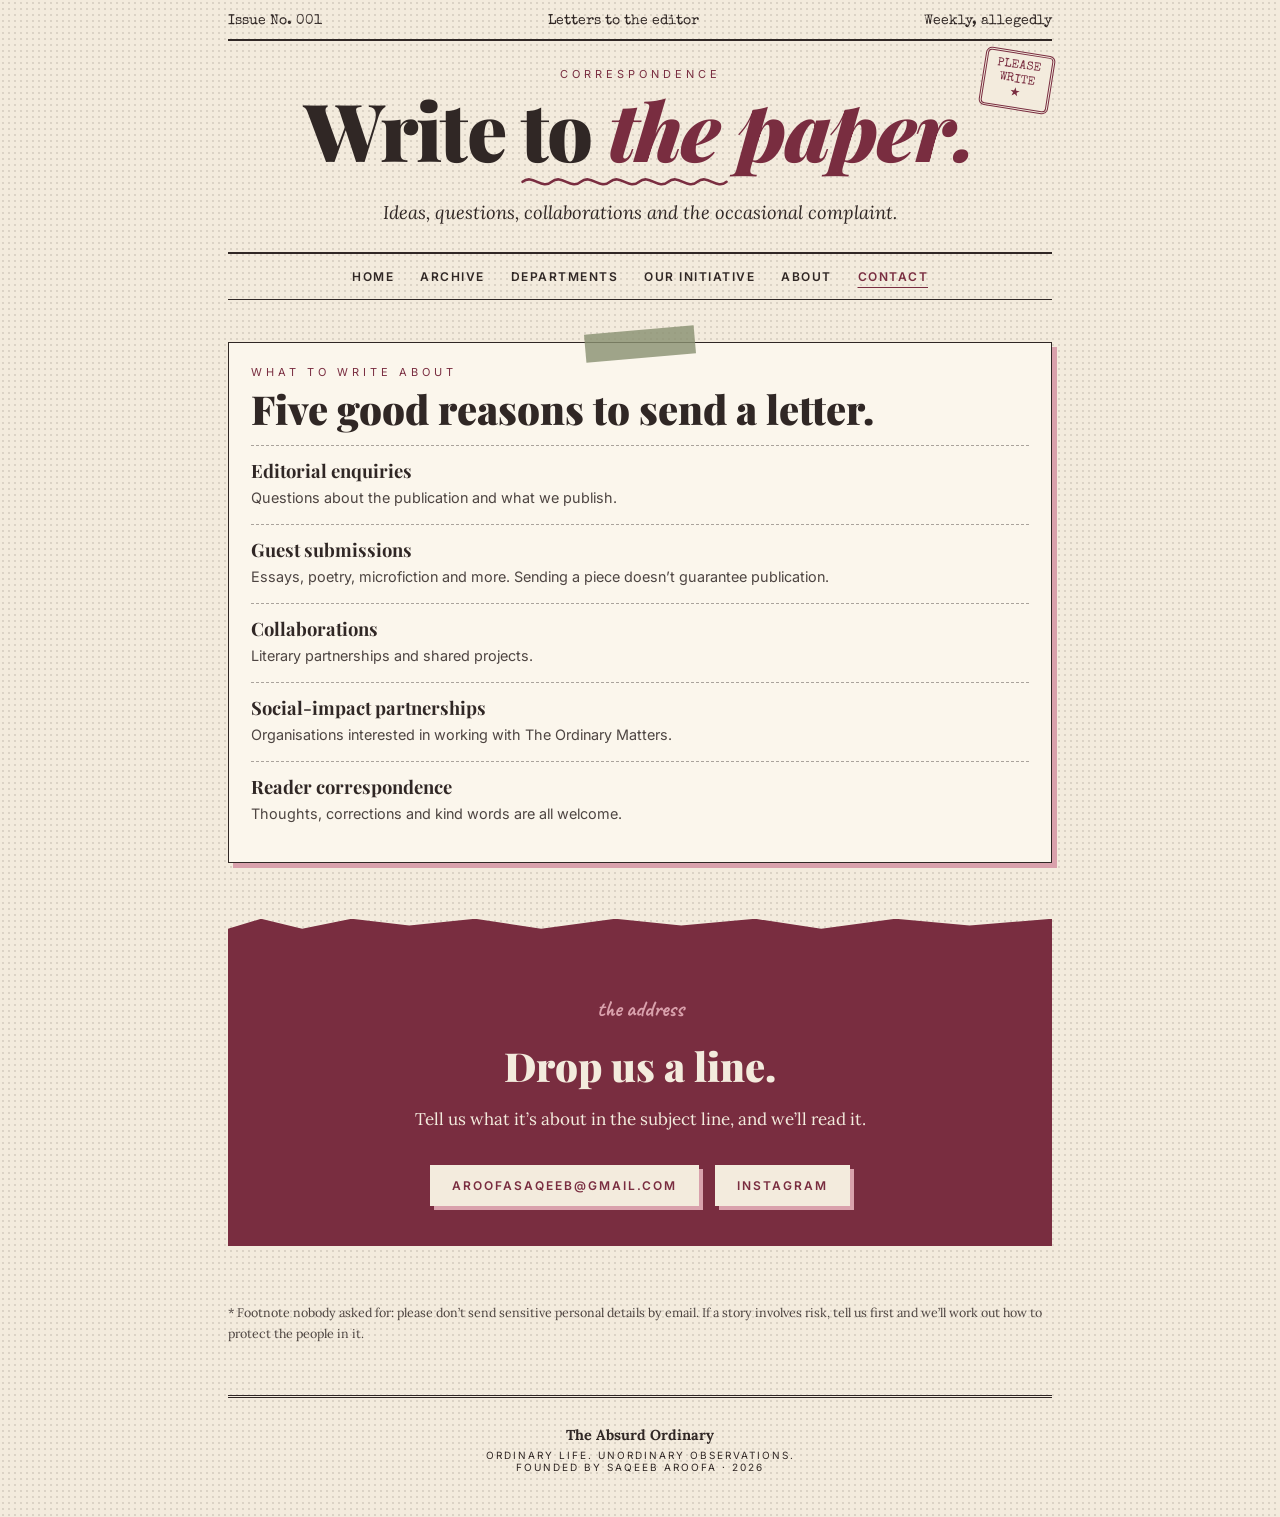
<file: contact.html>
<!DOCTYPE html>
<html lang="en">
<head>
<meta charset="UTF-8">
<meta name="viewport" content="width=device-width, initial-scale=1.0">
<title>Contact | The Absurd Ordinary</title>
<meta name="description" content="Write to The Absurd Ordinary: enquiries, submissions, collaborations and letters.">
<link rel="preconnect" href="https://fonts.googleapis.com">
<link href="https://fonts.googleapis.com/css2?family=Caveat:wght@500;700&family=Inter:wght@400;600&family=Lora:ital,wght@0,400;0,600;1,400&family=Playfair+Display:ital,wght@0,700;0,900;1,700&family=Special+Elite&display=swap" rel="stylesheet">
<style>
:root {
  --paper: #f3ebdd;
  --card: #fbf6ec;
  --ink: #302725;
  --wine: #792d40;
  --rose: #d9a1ac;
  --olive: #899071;
}
* { box-sizing: border-box; }
html { scroll-behavior: smooth; }
body {
  margin: 0;
  background-color: var(--paper);
  background-image: radial-gradient(#30272522 0.7px, transparent 0.8px);
  background-size: 6px 6px;
  color: var(--ink);
  font: 17px/1.7 Lora, Georgia, serif;
  overflow-x: hidden;
}
a { color: inherit; text-decoration: none; }
.wrap { max-width: 860px; margin: 0 auto; padding: 0 18px; }
.type { font-family: 'Special Elite', 'Courier New', monospace; }
.note { font-family: Caveat, cursive; font-weight: 700; color: var(--wine); font-size: 1.4rem; line-height: 1.1; }
.kicker { font: 11px Inter, Arial, sans-serif; letter-spacing: 4px; text-transform: uppercase; color: var(--wine); }

.topline {
  display: flex; justify-content: space-between; gap: 10px; flex-wrap: wrap;
  border-bottom: 2px solid var(--ink); padding: 10px 0 6px; font-size: 0.85rem;
}
.mast { text-align: center; padding: 26px 0 8px; position: relative; }
.mast h1 {
  margin: 10px 0 0;
  font: 900 clamp(2.4rem, 10vw, 5rem)/0.95 'Playfair Display', Georgia, serif;
  letter-spacing: -0.02em;
}
.mast h1 em { color: var(--wine); }
.squig { display: block; margin: 8px auto 0; width: min(240px, 70%); color: var(--wine); }
.tagline { font-style: italic; font-size: 1.15rem; margin: 10px 0 0; }
.stamp-top {
  position: absolute; right: 0; top: 10px; transform: rotate(9deg);
  border: 3px double var(--wine); color: var(--wine); background: var(--paper);
  padding: 6px 10px; border-radius: 6px; font-size: 0.75rem; line-height: 1.15; text-align: center;
}
@media (max-width: 520px) { .stamp-top { position: static; display: inline-block; margin-bottom: 10px; } }

nav {
  border-top: 2px solid var(--ink); border-bottom: 1px solid var(--ink);
  margin-top: 16px; padding: 4px 0;
  display: flex; flex-wrap: wrap; justify-content: center; gap: 4px 22px;
  font: 600 12px Inter, Arial, sans-serif; letter-spacing: 1.5px; text-transform: uppercase;
}
nav a { padding: 11px 2px; }
nav a:hover, nav a:focus-visible { color: var(--wine); text-decoration: underline wavy var(--rose); text-underline-offset: 6px; }
nav a.here { color: var(--wine); text-decoration: underline; text-underline-offset: 6px; }

section { margin: 42px 0; }
h2 { font: 900 clamp(1.7rem, 6vw, 2.5rem)/1.1 'Playfair Display', Georgia, serif; margin: 8px 0 14px; }
.block {
  background: var(--card); border: 1.5px solid var(--ink); padding: 22px;
  box-shadow: 5px 5px 0 var(--rose); position: relative;
}
.block p { margin: 0 0 12px; }
.block p:last-child { margin-bottom: 0; }
.tape {
  position: absolute; top: -13px; left: 50%; width: 110px; height: 28px;
  background: #899071cc; transform: translateX(-50%) rotate(-5deg);
}
.reasons { list-style: none; padding: 0; margin: 12px 0 0; }
.reasons li { border-top: 1px dashed #30272566; padding: 12px 0; }
.reasons b { font: 700 1.15rem 'Playfair Display', serif; display: block; }
.reasons small { font: 0.9rem Inter, Arial, sans-serif; opacity: 0.85; }
.matters {
  background: var(--wine); color: var(--paper); text-align: center;
  padding: 56px 22px 40px; margin: 56px 0;
  clip-path: polygon(0 3%, 4% 0, 9% 3%, 15% 0, 22% 2%, 30% 0, 38% 3%, 47% 0, 55% 2%, 64% 0, 72% 3%, 81% 0, 90% 2%, 100% 0, 100% 100%, 0 100%);
}
.matters h2 { color: var(--paper); }
.matters .note { color: var(--rose); }
.button {
  display: inline-block; margin: 14px 6px 0; padding: 13px 22px;
  background: var(--paper); color: var(--wine); font: 600 12px Inter, Arial, sans-serif;
  letter-spacing: 2px; text-transform: uppercase; box-shadow: 4px 4px 0 var(--rose);
  overflow-wrap: anywhere;
}
.button:hover, .button:focus-visible { transform: translate(-2px, -2px); }
.fn { font-size: 0.78rem; opacity: 0.85; }

footer {
  border-top: 3px double var(--ink); margin-top: 50px; padding: 24px 0 44px;
  text-align: center; font-size: 0.9rem; line-height: 1.9;
}
footer small { font: 10px Inter, Arial, sans-serif; letter-spacing: 2px; display: block; }
</style>
</head>
<body>
<div class="wrap">

<div class="topline type">
  <span>Issue No. 001</span>
  <span>Letters to the editor</span>
  <span>Weekly, allegedly</span>
</div>

<header class="mast">
  <div class="stamp-top type">PLEASE<br>WRITE<br>★</div>
  <div class="kicker">Correspondence</div>
  <h1>Write to <em>the paper.</em></h1>
  <svg class="squig" viewBox="0 0 280 14" fill="none" stroke="currentColor" stroke-width="3" stroke-linecap="round" aria-hidden="true"><path d="M3 8c12-10 22 10 34 0s22 10 34 0 22 10 34 0 22 10 34 0 22 10 34 0 22 10 34 0 22 10 34 0"/></svg>
  <p class="tagline">Ideas, questions, collaborations and the occasional complaint.</p>
</header>

<nav>
  <a href="index.html">Home</a>
  <a href="archive.html">Archive</a>
  <a href="department.html">Departments</a>
  <a href="ordinary-matters.html">Our Initiative</a>
  <a href="about.html">About</a>
  <a class="here" href="contact.html">Contact</a>
</nav>

<section>
  <div class="block">
    <div class="tape"></div>
    <div class="kicker">What to write about</div>
    <h2>Five good reasons to send a letter.</h2>
    <ul class="reasons">
      <li><b>Editorial enquiries</b><small>Questions about the publication and what we publish.</small></li>
      <li><b>Guest submissions</b><small>Essays, poetry, microfiction and more. Sending a piece doesn’t guarantee publication.</small></li>
      <li><b>Collaborations</b><small>Literary partnerships and shared projects.</small></li>
      <li><b>Social-impact partnerships</b><small>Organisations interested in working with The Ordinary Matters.</small></li>
      <li><b>Reader correspondence</b><small>Thoughts, corrections and kind words are all welcome.</small></li>
    </ul>
  </div>
</section>

<section class="matters">
  <p class="note">the address</p>
  <h2>Drop us a line.</h2>
  <p>Tell us what it’s about in the subject line, and we’ll read it.</p>
  <a class="button" href="mailto:aroofasaqeeb@gmail.com">aroofasaqeeb@gmail.com</a>
  <a class="button" href="https://instagram.com/saqeebaroofa.writes">Instagram</a>
</section>

<p class="fn">* Footnote nobody asked for: please don’t send sensitive personal details by email. If a story involves risk, tell us first and we’ll work out how to protect the people in it.</p>

<footer>
  <div><b>The Absurd Ordinary</b></div>
  <small>ORDINARY LIFE. UNORDINARY OBSERVATIONS.</small>
  <small>FOUNDED BY SAQEEB AROOFA · 2026</small>
</footer>

</div>
</body>
</html>
</file>
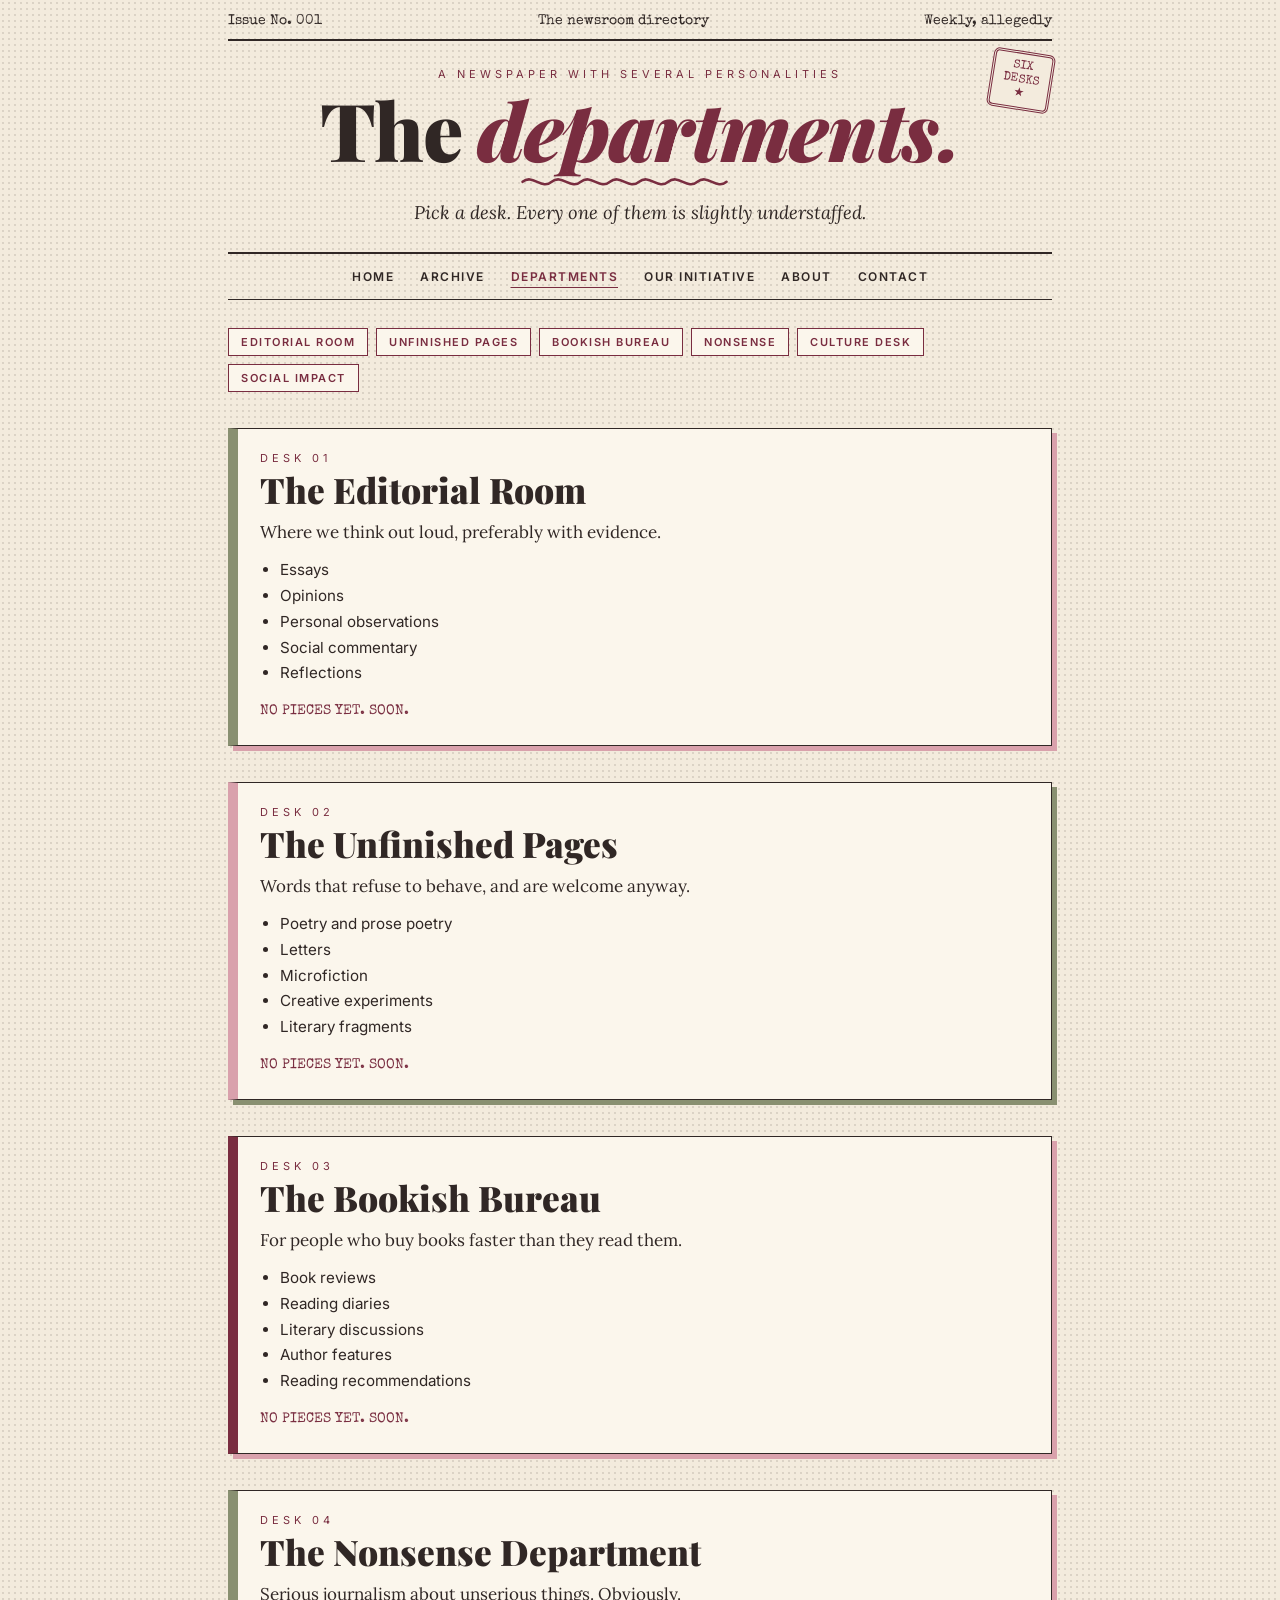
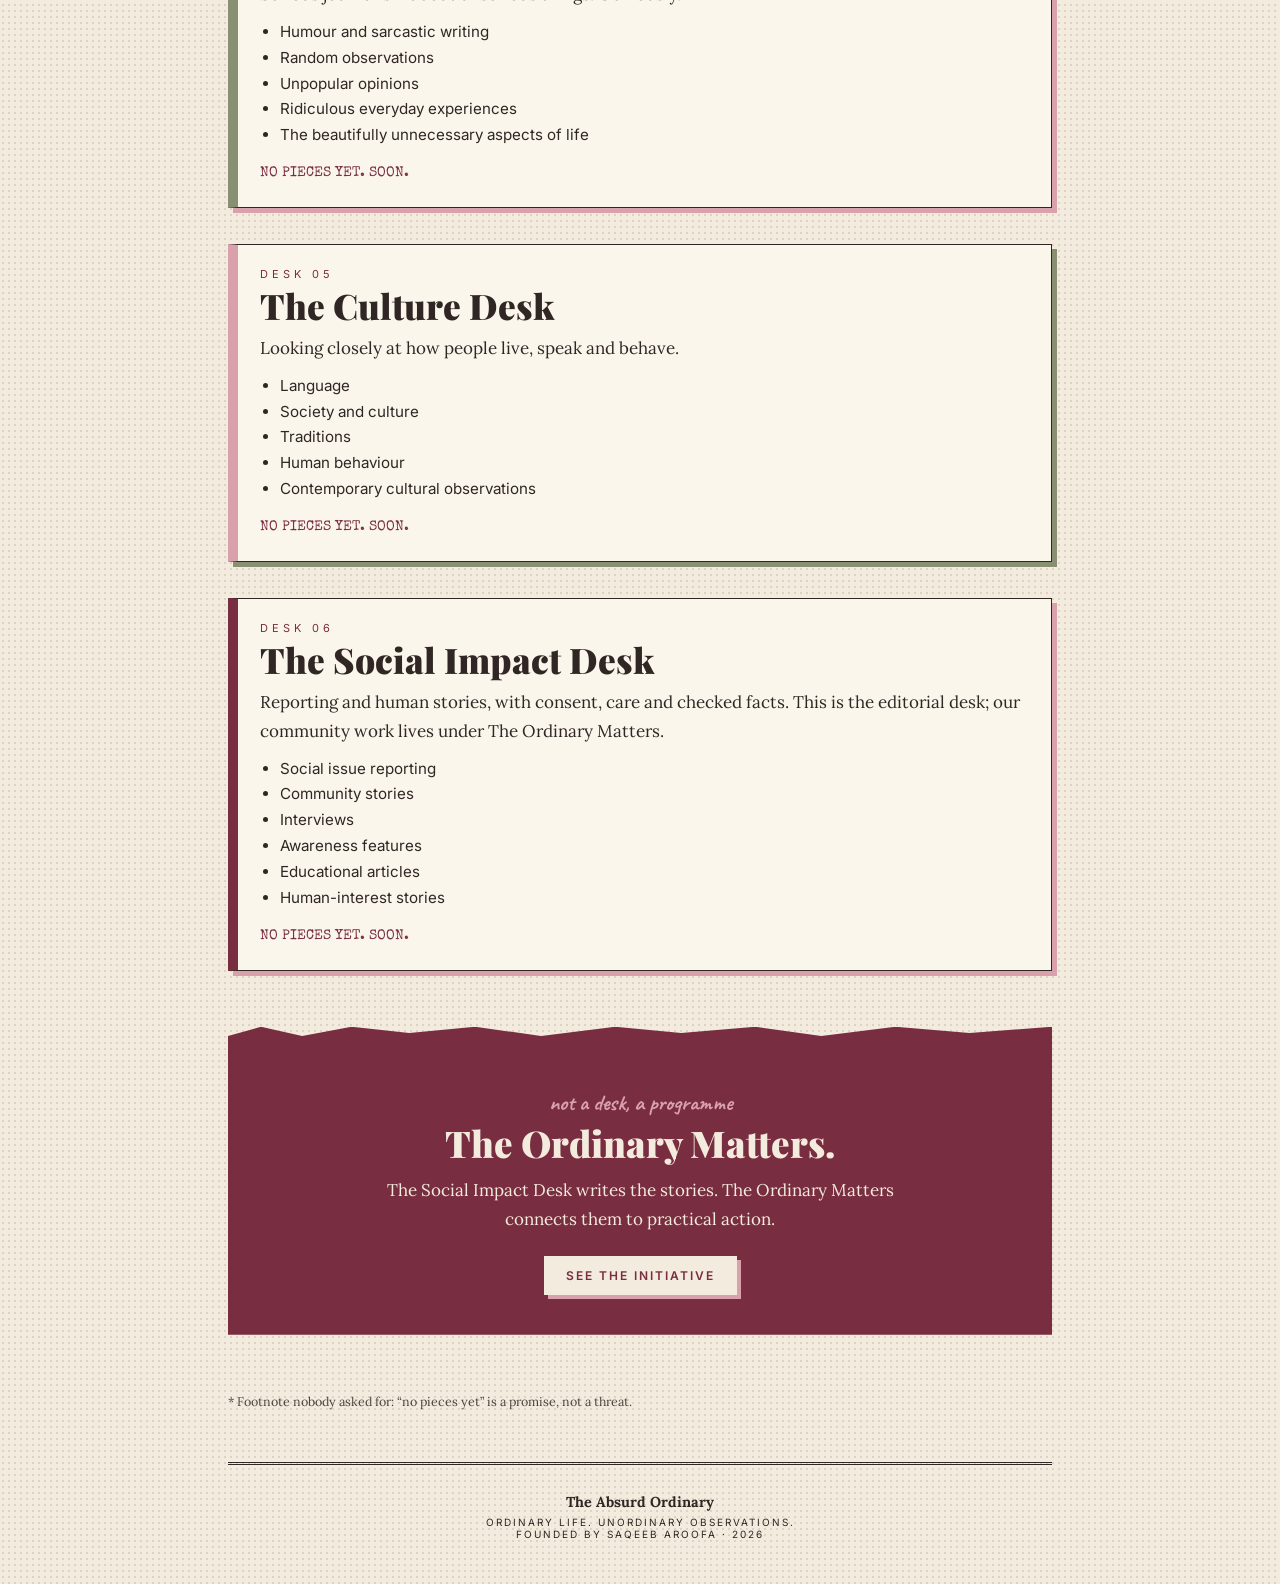
<file: department.html>
<!DOCTYPE html>
<html lang="en">
<head>
<meta charset="UTF-8">
<meta name="viewport" content="width=device-width, initial-scale=1.0">
<title>Departments | The Absurd Ordinary</title>
<meta name="description" content="The six editorial departments of The Absurd Ordinary.">
<link rel="preconnect" href="https://fonts.googleapis.com">
<link href="https://fonts.googleapis.com/css2?family=Caveat:wght@500;700&family=Inter:wght@400;600&family=Lora:ital,wght@0,400;0,600;1,400&family=Playfair+Display:ital,wght@0,700;0,900;1,700&family=Special+Elite&display=swap" rel="stylesheet">
<style>
:root {
  --paper: #f3ebdd;
  --card: #fbf6ec;
  --ink: #302725;
  --wine: #792d40;
  --rose: #d9a1ac;
  --olive: #899071;
}
* { box-sizing: border-box; }
html { scroll-behavior: smooth; }
body {
  margin: 0;
  background-color: var(--paper);
  background-image: radial-gradient(#30272522 0.7px, transparent 0.8px);
  background-size: 6px 6px;
  color: var(--ink);
  font: 17px/1.7 Lora, Georgia, serif;
  overflow-x: hidden;
}
a { color: inherit; text-decoration: none; }
.wrap { max-width: 860px; margin: 0 auto; padding: 0 18px; }
.type { font-family: 'Special Elite', 'Courier New', monospace; }
.note { font-family: Caveat, cursive; font-weight: 700; color: var(--wine); font-size: 1.4rem; line-height: 1.1; }
.kicker { font: 11px Inter, Arial, sans-serif; letter-spacing: 4px; text-transform: uppercase; color: var(--wine); }

.topline {
  display: flex; justify-content: space-between; gap: 10px; flex-wrap: wrap;
  border-bottom: 2px solid var(--ink); padding: 10px 0 6px; font-size: 0.85rem;
}
.mast { text-align: center; padding: 26px 0 8px; position: relative; }
.mast h1 {
  margin: 10px 0 0;
  font: 900 clamp(2.4rem, 10vw, 5rem)/0.95 'Playfair Display', Georgia, serif;
  letter-spacing: -0.02em;
}
.mast h1 em { color: var(--wine); }
.squig { display: block; margin: 8px auto 0; width: min(240px, 70%); color: var(--wine); }
.tagline { font-style: italic; font-size: 1.15rem; margin: 10px 0 0; }
.stamp-top {
  position: absolute; right: 0; top: 10px; transform: rotate(9deg);
  border: 3px double var(--wine); color: var(--wine); background: var(--paper);
  padding: 6px 10px; border-radius: 6px; font-size: 0.75rem; line-height: 1.15; text-align: center;
}
@media (max-width: 520px) { .stamp-top { position: static; display: inline-block; margin-bottom: 10px; } }

nav {
  border-top: 2px solid var(--ink); border-bottom: 1px solid var(--ink);
  margin-top: 16px; padding: 4px 0;
  display: flex; flex-wrap: wrap; justify-content: center; gap: 4px 22px;
  font: 600 12px Inter, Arial, sans-serif; letter-spacing: 1.5px; text-transform: uppercase;
}
nav a { padding: 11px 2px; }
nav a:hover, nav a:focus-visible { color: var(--wine); text-decoration: underline wavy var(--rose); text-underline-offset: 6px; }
nav a.here { color: var(--wine); text-decoration: underline; text-underline-offset: 6px; }

.jump { display: flex; flex-wrap: wrap; gap: 8px; margin: 28px 0 0; }
.jump a {
  border: 1.5px solid var(--wine); color: var(--wine); padding: 6px 12px; background: var(--card);
  font: 600 11px Inter, Arial, sans-serif; letter-spacing: 1.5px; text-transform: uppercase;
}
.jump a:hover, .jump a:focus-visible { background: var(--wine); color: var(--paper); }

section { margin: 36px 0; }
.dept {
  background: var(--card); border: 1.5px solid var(--ink); border-left: 10px solid var(--olive);
  padding: 22px; box-shadow: 5px 5px 0 var(--rose); scroll-margin-top: 16px;
}
section:nth-of-type(3n+2) .dept { border-left-color: var(--rose); box-shadow: 5px 5px 0 var(--olive); }
section:nth-of-type(3n) .dept { border-left-color: var(--wine); }
.dept h2 { font: 900 clamp(1.6rem, 6vw, 2.2rem)/1.1 'Playfair Display', Georgia, serif; margin: 6px 0 8px; }
.dept p { margin: 0 0 10px; }
.dept ul { margin: 10px 0 0; padding-left: 20px; font: 0.95rem/1.7 Inter, Arial, sans-serif; }
.dept .empty { font-family: 'Special Elite', monospace; font-size: 0.85rem; color: var(--wine); margin-top: 14px; }

.matters {
  background: var(--wine); color: var(--paper); text-align: center;
  padding: 56px 22px 40px; margin: 56px 0;
  clip-path: polygon(0 3%, 4% 0, 9% 3%, 15% 0, 22% 2%, 30% 0, 38% 3%, 47% 0, 55% 2%, 64% 0, 72% 3%, 81% 0, 90% 2%, 100% 0, 100% 100%, 0 100%);
}
.matters h2 { color: var(--paper); font: 900 clamp(1.7rem, 6vw, 2.3rem)/1.1 'Playfair Display', serif; margin: 6px 0 12px; }
.matters .note { color: var(--rose); }
.matters p { max-width: 560px; margin: 8px auto; }
.button {
  display: inline-block; margin-top: 14px; padding: 12px 22px;
  background: var(--paper); color: var(--wine); font: 600 12px Inter, Arial, sans-serif;
  letter-spacing: 2px; text-transform: uppercase; box-shadow: 4px 4px 0 var(--rose);
}
.button:hover, .button:focus-visible { transform: translate(-2px, -2px); }
.fn { font-size: 0.78rem; opacity: 0.85; }

footer {
  border-top: 3px double var(--ink); margin-top: 50px; padding: 24px 0 44px;
  text-align: center; font-size: 0.9rem; line-height: 1.9;
}
footer small { font: 10px Inter, Arial, sans-serif; letter-spacing: 2px; display: block; }
</style>
</head>
<body>
<div class="wrap">

<div class="topline type">
  <span>Issue No. 001</span>
  <span>The newsroom directory</span>
  <span>Weekly, allegedly</span>
</div>

<header class="mast">
  <div class="stamp-top type">SIX<br>DESKS<br>★</div>
  <div class="kicker">A newspaper with several personalities</div>
  <h1>The <em>departments.</em></h1>
  <svg class="squig" viewBox="0 0 280 14" fill="none" stroke="currentColor" stroke-width="3" stroke-linecap="round" aria-hidden="true"><path d="M3 8c12-10 22 10 34 0s22 10 34 0 22 10 34 0 22 10 34 0 22 10 34 0 22 10 34 0 22 10 34 0"/></svg>
  <p class="tagline">Pick a desk. Every one of them is slightly understaffed.</p>
</header>

<nav>
  <a href="index.html">Home</a>
  <a href="archive.html">Archive</a>
  <a class="here" href="department.html">Departments</a>
  <a href="ordinary-matters.html">Our Initiative</a>
  <a href="about.html">About</a>
  <a href="contact.html">Contact</a>
</nav>

<div class="jump">
  <a href="#editorial-room">Editorial Room</a>
  <a href="#unfinished-pages">Unfinished Pages</a>
  <a href="#bookish-bureau">Bookish Bureau</a>
  <a href="#nonsense">Nonsense</a>
  <a href="#culture-desk">Culture Desk</a>
  <a href="#social-impact">Social Impact</a>
</div>

<section>
  <article class="dept" id="editorial-room">
    <div class="kicker">Desk 01</div>
    <h2>The Editorial Room</h2>
    <p>Where we think out loud, preferably with evidence.</p>
    <ul><li>Essays</li><li>Opinions</li><li>Personal observations</li><li>Social commentary</li><li>Reflections</li></ul>
    <div class="empty">NO PIECES YET. SOON.</div>
  </article>
</section>

<section>
  <article class="dept" id="unfinished-pages">
    <div class="kicker">Desk 02</div>
    <h2>The Unfinished Pages</h2>
    <p>Words that refuse to behave, and are welcome anyway.</p>
    <ul><li>Poetry and prose poetry</li><li>Letters</li><li>Microfiction</li><li>Creative experiments</li><li>Literary fragments</li></ul>
    <div class="empty">NO PIECES YET. SOON.</div>
  </article>
</section>

<section>
  <article class="dept" id="bookish-bureau">
    <div class="kicker">Desk 03</div>
    <h2>The Bookish Bureau</h2>
    <p>For people who buy books faster than they read them.</p>
    <ul><li>Book reviews</li><li>Reading diaries</li><li>Literary discussions</li><li>Author features</li><li>Reading recommendations</li></ul>
    <div class="empty">NO PIECES YET. SOON.</div>
  </article>
</section>

<section>
  <article class="dept" id="nonsense">
    <div class="kicker">Desk 04</div>
    <h2>The Nonsense Department</h2>
    <p>Serious journalism about unserious things. Obviously.</p>
    <ul><li>Humour and sarcastic writing</li><li>Random observations</li><li>Unpopular opinions</li><li>Ridiculous everyday experiences</li><li>The beautifully unnecessary aspects of life</li></ul>
    <div class="empty">NO PIECES YET. SOON.</div>
  </article>
</section>

<section>
  <article class="dept" id="culture-desk">
    <div class="kicker">Desk 05</div>
    <h2>The Culture Desk</h2>
    <p>Looking closely at how people live, speak and behave.</p>
    <ul><li>Language</li><li>Society and culture</li><li>Traditions</li><li>Human behaviour</li><li>Contemporary cultural observations</li></ul>
    <div class="empty">NO PIECES YET. SOON.</div>
  </article>
</section>

<section>
  <article class="dept" id="social-impact">
    <div class="kicker">Desk 06</div>
    <h2>The Social Impact Desk</h2>
    <p>Reporting and human stories, with consent, care and checked facts. This is the editorial desk; our community work lives under The Ordinary Matters.</p>
    <ul><li>Social issue reporting</li><li>Community stories</li><li>Interviews</li><li>Awareness features</li><li>Educational articles</li><li>Human-interest stories</li></ul>
    <div class="empty">NO PIECES YET. SOON.</div>
  </article>
</section>

<section class="matters">
  <p class="note">not a desk, a programme</p>
  <h2>The Ordinary Matters.</h2>
  <p>The Social Impact Desk writes the stories. The Ordinary Matters connects them to practical action.</p>
  <a class="button" href="ordinary-matters.html">See the initiative</a>
</section>

<p class="fn">* Footnote nobody asked for: “no pieces yet” is a promise, not a threat.</p>

<footer>
  <div><b>The Absurd Ordinary</b></div>
  <small>ORDINARY LIFE. UNORDINARY OBSERVATIONS.</small>
  <small>FOUNDED BY SAQEEB AROOFA · 2026</small>
</footer>

</div>
</body>
 </html>
</file>
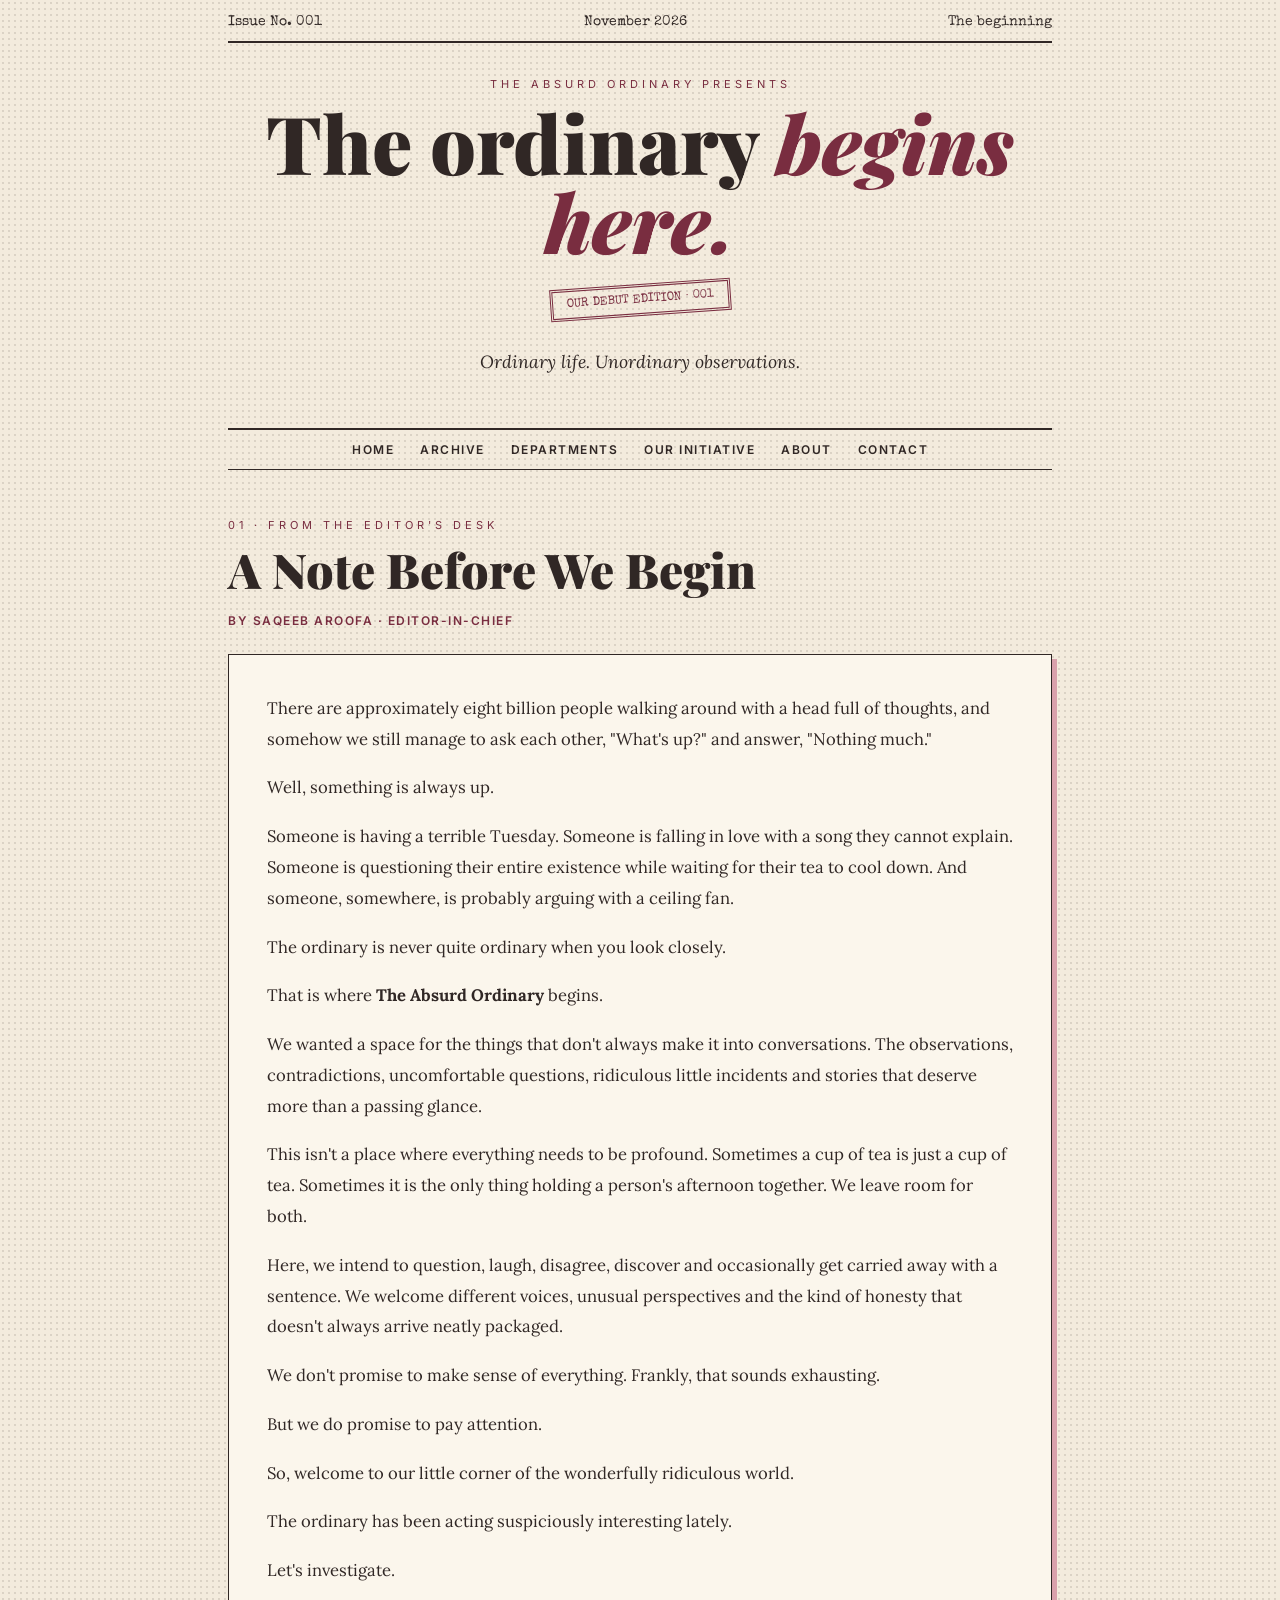
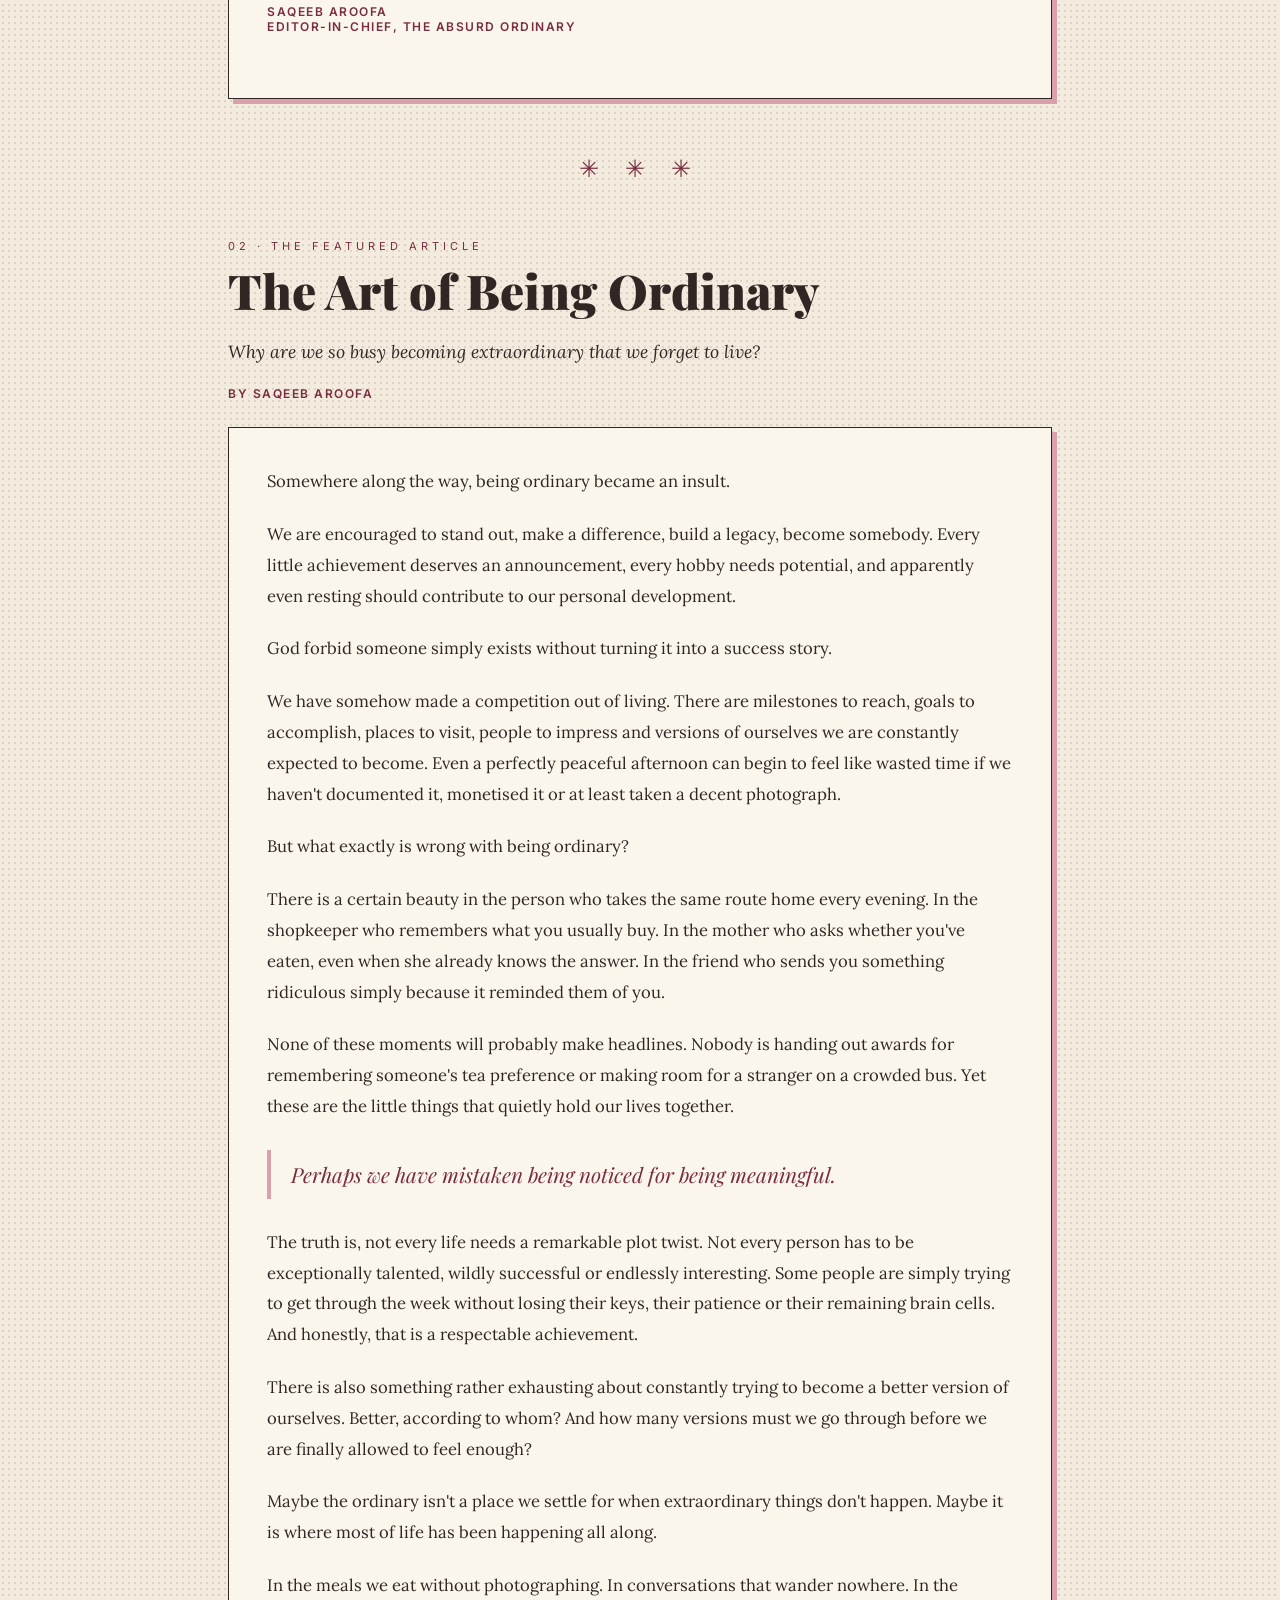
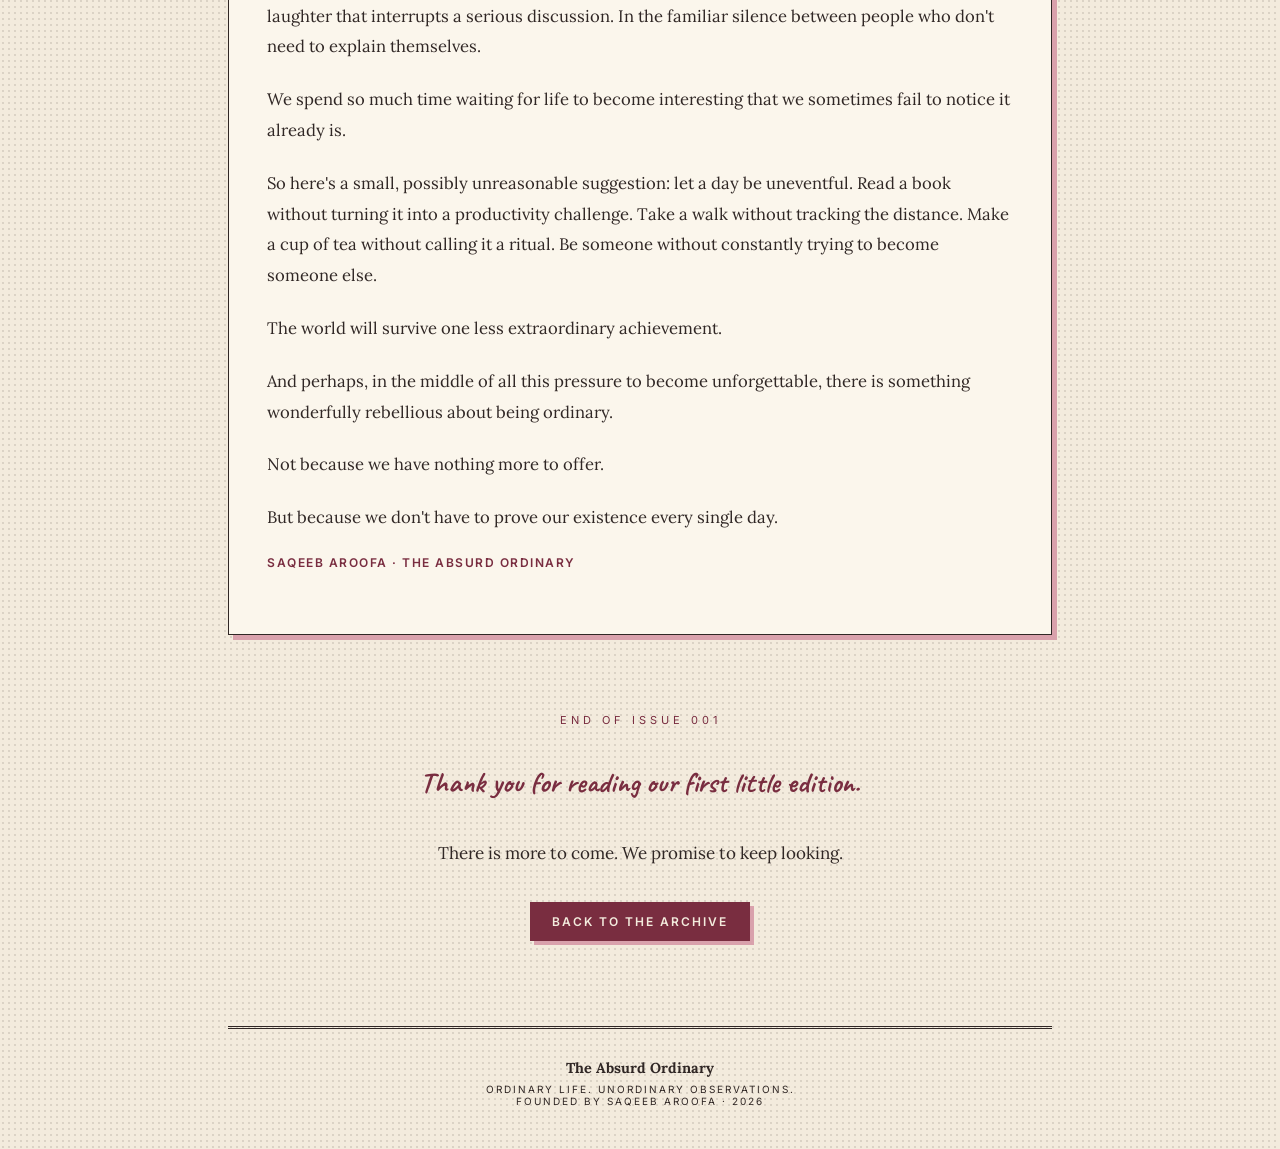
<file: issue-001.html>
<!DOCTYPE html>
<html lang="en">
<head>
<meta charset="UTF-8">
<meta name="viewport" content="width=device-width, initial-scale=1.0">

<title>Issue 001 | The Absurd Ordinary</title>
<meta name="description" content="The debut edition of The Absurd Ordinary, featuring an editorial note and The Art of Being Ordinary by Saqeeb Aroofa.">

<link rel="preconnect" href="https://fonts.googleapis.com">
<link href="https://fonts.googleapis.com/css2?family=Caveat:wght@500;700&family=Inter:wght@400;600&family=Lora:ital,wght@0,400;0,600;1,400&family=Playfair+Display:ital,wght@0,700;0,900;1,700&family=Special+Elite&display=swap" rel="stylesheet">

<style>
:root {
  --paper: #f3ebdd;
  --card: #fbf6ec;
  --ink: #302725;
  --wine: #792d40;
  --rose: #d9a1ac;
  --olive: #899071;
}

* { box-sizing: border-box; }

html { scroll-behavior: smooth; }

body {
  margin: 0;
  background-color: var(--paper);
  background-image: radial-gradient(#30272522 0.7px, transparent 0.8px);
  background-size: 6px 6px;
  color: var(--ink);
  font: 17px/1.85 Lora, Georgia, serif;
  overflow-x: hidden;
}

a { color: inherit; text-decoration: none; }

.wrap {
  max-width: 860px;
  margin: 0 auto;
  padding: 0 18px;
}

.type {
  font-family: 'Special Elite', 'Courier New', monospace;
}

.note {
  font-family: Caveat, cursive;
  font-weight: 700;
  color: var(--wine);
}

.kicker {
  font: 11px Inter, Arial, sans-serif;
  letter-spacing: 4px;
  text-transform: uppercase;
  color: var(--wine);
}

.topline {
  display: flex;
  justify-content: space-between;
  flex-wrap: wrap;
  gap: 8px;
  border-bottom: 2px solid var(--ink);
  padding: 10px 0 6px;
  font-size: 0.85rem;
}

.mast {
  text-align: center;
  padding: 34px 0 24px;
}

.mast h1 {
  font: 900 clamp(2.5rem, 10vw, 5rem)/0.98 'Playfair Display', Georgia, serif;
  margin: 12px 0;
}

.mast h1 em { color: var(--wine); }

.tagline {
  font-style: italic;
  font-size: 1.1rem;
}

.stamp {
  display: inline-block;
  border: 3px double var(--wine);
  color: var(--wine);
  padding: 7px 14px;
  transform: rotate(-4deg);
  font: 12px 'Special Elite', monospace;
  margin: 12px 0;
}

nav {
  border-top: 2px solid var(--ink);
  border-bottom: 1px solid var(--ink);
  display: flex;
  flex-wrap: wrap;
  justify-content: center;
  gap: 4px 22px;
  font: 600 12px Inter, Arial, sans-serif;
  letter-spacing: 1.5px;
  text-transform: uppercase;
  margin-top: 8px;
}

nav a { padding: 12px 2px; }

nav a:hover,
nav a:focus-visible {
  color: var(--wine);
  text-decoration: underline;
}

section { margin: 48px 0; }

h2 {
  font: 900 clamp(2rem, 7vw, 3rem)/1.15 'Playfair Display', Georgia, serif;
  margin: 10px 0 6px;
}

h3 {
  font: 700 1.4rem 'Playfair Display', Georgia, serif;
  margin: 0 0 6px;
}

.block {
  background: var(--card);
  border: 1.5px solid var(--ink);
  padding: clamp(20px, 5vw, 38px);
  box-shadow: 5px 5px 0 var(--rose);
  position: relative;
}

.block p { margin: 0 0 18px; }

.block p:last-child { margin-bottom: 0; }

.author {
  font: 600 12px Inter, Arial, sans-serif;
  letter-spacing: 1.5px;
  text-transform: uppercase;
  color: var(--wine);
  margin: 16px 0 26px;
}

.editorial {
  font-size: 1.04rem;
}

.article {
  font-size: 1.04rem;
}

.article p {
  margin-bottom: 22px;
}

.section-divider {
  text-align: center;
  margin: 48px 0;
  color: var(--wine);
  font-size: 1.5rem;
  letter-spacing: 10px;
}

.issue-label {
  display: inline-block;
  background: var(--wine);
  color: var(--paper);
  padding: 8px 14px;
  font: 11px Inter, Arial, sans-serif;
  letter-spacing: 2px;
  margin-bottom: 14px;
}

.pullquote {
  border-left: 4px solid var(--rose);
  padding: 8px 0 8px 20px;
  margin: 28px 0;
  color: var(--wine);
  font: italic 1.3rem/1.6 'Playfair Display', Georgia, serif;
}

.end-note {
  text-align: center;
  padding: 30px 10px;
}

.end-note .note {
  font-size: 1.8rem;
}

.button {
  display: inline-block;
  margin-top: 16px;
  padding: 12px 22px;
  background: var(--wine);
  color: var(--paper);
  font: 600 12px Inter, Arial, sans-serif;
  letter-spacing: 2px;
  text-transform: uppercase;
  box-shadow: 4px 4px 0 var(--rose);
}

.button:hover,
.button:focus-visible {
  transform: translate(-2px, -2px);
}

footer {
  border-top: 3px double var(--ink);
  margin-top: 55px;
  padding: 26px 0 42px;
  text-align: center;
  font-size: 0.9rem;
  line-height: 1.9;
}

footer small {
  display: block;
  font: 10px Inter, Arial, sans-serif;
  letter-spacing: 2px;
}

@media (max-width: 520px) {
  body { font-size: 16px; }
  .topline { font-size: 0.75rem; }
  nav { gap: 2px 14px; }
}
</style>
</head>

<body>
<div class="wrap">

<div class="topline type">
  <span>Issue No. 001</span>
  <span>November 2026</span>
  <span>The beginning</span>
</div>

<header class="mast">
  <div class="kicker">The Absurd Ordinary presents</div>

  <h1>The ordinary <em>begins here.</em></h1>

  <div class="stamp">OUR DEBUT EDITION · 001</div>

  <p class="tagline">Ordinary life. Unordinary observations.</p>
</header>

<nav>
  <a href="index.html">Home</a>
  <a href="archive.html">Archive</a>
  <a href="department.html">Departments</a>
  <a href="ordinary-matters.html">Our Initiative</a>
  <a href="about.html">About</a>
  <a href="contact.html">Contact</a>
</nav>

<section id="editorial">
  <div class="kicker">01 · From the editor's desk</div>

  <h2>A Note Before We Begin</h2>

  <div class="author">By Saqeeb Aroofa · Editor-in-Chief</div>

  <div class="block editorial">

    <p>There are approximately eight billion people walking around with a head full of thoughts, and somehow we still manage to ask each other, "What's up?" and answer, "Nothing much."</p>

    <p>Well, something is always up.</p>

    <p>Someone is having a terrible Tuesday. Someone is falling in love with a song they cannot explain. Someone is questioning their entire existence while waiting for their tea to cool down. And someone, somewhere, is probably arguing with a ceiling fan.</p>

    <p>The ordinary is never quite ordinary when you look closely.</p>

    <p>That is where <strong>The Absurd Ordinary</strong> begins.</p>

    <p>We wanted a space for the things that don't always make it into conversations. The observations, contradictions, uncomfortable questions, ridiculous little incidents and stories that deserve more than a passing glance.</p>

    <p>This isn't a place where everything needs to be profound. Sometimes a cup of tea is just a cup of tea. Sometimes it is the only thing holding a person's afternoon together. We leave room for both.</p>

    <p>Here, we intend to question, laugh, disagree, discover and occasionally get carried away with a sentence. We welcome different voices, unusual perspectives and the kind of honesty that doesn't always arrive neatly packaged.</p>

    <p>We don't promise to make sense of everything. Frankly, that sounds exhausting.</p>

    <p>But we do promise to pay attention.</p>

    <p>So, welcome to our little corner of the wonderfully ridiculous world.</p>

    <p>The ordinary has been acting suspiciously interesting lately.</p>

    <p>Let's investigate.</p>

    <div class="author">
      Saqeeb Aroofa<br>
      Editor-in-Chief, The Absurd Ordinary
    </div>

  </div>
</section>

<div class="section-divider">✳ ✳ ✳</div>

<section id="featured">
  <div class="kicker">02 · The featured article</div>

  <h2>The Art of Being Ordinary</h2>

  <p class="tagline">Why are we so busy becoming extraordinary that we forget to live?</p>

  <div class="author">By Saqeeb Aroofa</div>

  <div class="block article">

    <p>Somewhere along the way, being ordinary became an insult.</p>

    <p>We are encouraged to stand out, make a difference, build a legacy, become somebody. Every little achievement deserves an announcement, every hobby needs potential, and apparently even resting should contribute to our personal development.</p>

    <p>God forbid someone simply exists without turning it into a success story.</p>

    <p>We have somehow made a competition out of living. There are milestones to reach, goals to accomplish, places to visit, people to impress and versions of ourselves we are constantly expected to become. Even a perfectly peaceful afternoon can begin to feel like wasted time if we haven't documented it, monetised it or at least taken a decent photograph.</p>

    <p>But what exactly is wrong with being ordinary?</p>

    <p>There is a certain beauty in the person who takes the same route home every evening. In the shopkeeper who remembers what you usually buy. In the mother who asks whether you've eaten, even when she already knows the answer. In the friend who sends you something ridiculous simply because it reminded them of you.</p>

    <p>None of these moments will probably make headlines. Nobody is handing out awards for remembering someone's tea preference or making room for a stranger on a crowded bus. Yet these are the little things that quietly hold our lives together.</p>

    <div class="pullquote">
      Perhaps we have mistaken being noticed for being meaningful.
    </div>

    <p>The truth is, not every life needs a remarkable plot twist. Not every person has to be exceptionally talented, wildly successful or endlessly interesting. Some people are simply trying to get through the week without losing their keys, their patience or their remaining brain cells. And honestly, that is a respectable achievement.</p>

    <p>There is also something rather exhausting about constantly trying to become a better version of ourselves. Better, according to whom? And how many versions must we go through before we are finally allowed to feel enough?</p>

    <p>Maybe the ordinary isn't a place we settle for when extraordinary things don't happen. Maybe it is where most of life has been happening all along.</p>

    <p>In the meals we eat without photographing. In conversations that wander nowhere. In the laughter that interrupts a serious discussion. In the familiar silence between people who don't need to explain themselves.</p>

    <p>We spend so much time waiting for life to become interesting that we sometimes fail to notice it already is.</p>

    <p>So here's a small, possibly unreasonable suggestion: let a day be uneventful. Read a book without turning it into a productivity challenge. Take a walk without tracking the distance. Make a cup of tea without calling it a ritual. Be someone without constantly trying to become someone else.</p>

    <p>The world will survive one less extraordinary achievement.</p>

    <p>And perhaps, in the middle of all this pressure to become unforgettable, there is something wonderfully rebellious about being ordinary.</p>

    <p>Not because we have nothing more to offer.</p>

    <p>But because we don't have to prove our existence every single day.</p>

    <div class="author">Saqeeb Aroofa · The Absurd Ordinary</div>

  </div>
</section>

<section class="end-note">
  <div class="kicker">End of issue 001</div>

  <p class="note">Thank you for reading our first little edition.</p>

  <p>There is more to come. We promise to keep looking.</p>

  <a class="button" href="archive.html">Back to the archive</a>
</section>

<footer>
  <div><b>The Absurd Ordinary</b></div>
  <small>ORDINARY LIFE. UNORDINARY OBSERVATIONS.</small>
  <small>FOUNDED BY SAQEEB AROOFA · 2026</small>
</footer>

</div>
</body>
</html>
</file>
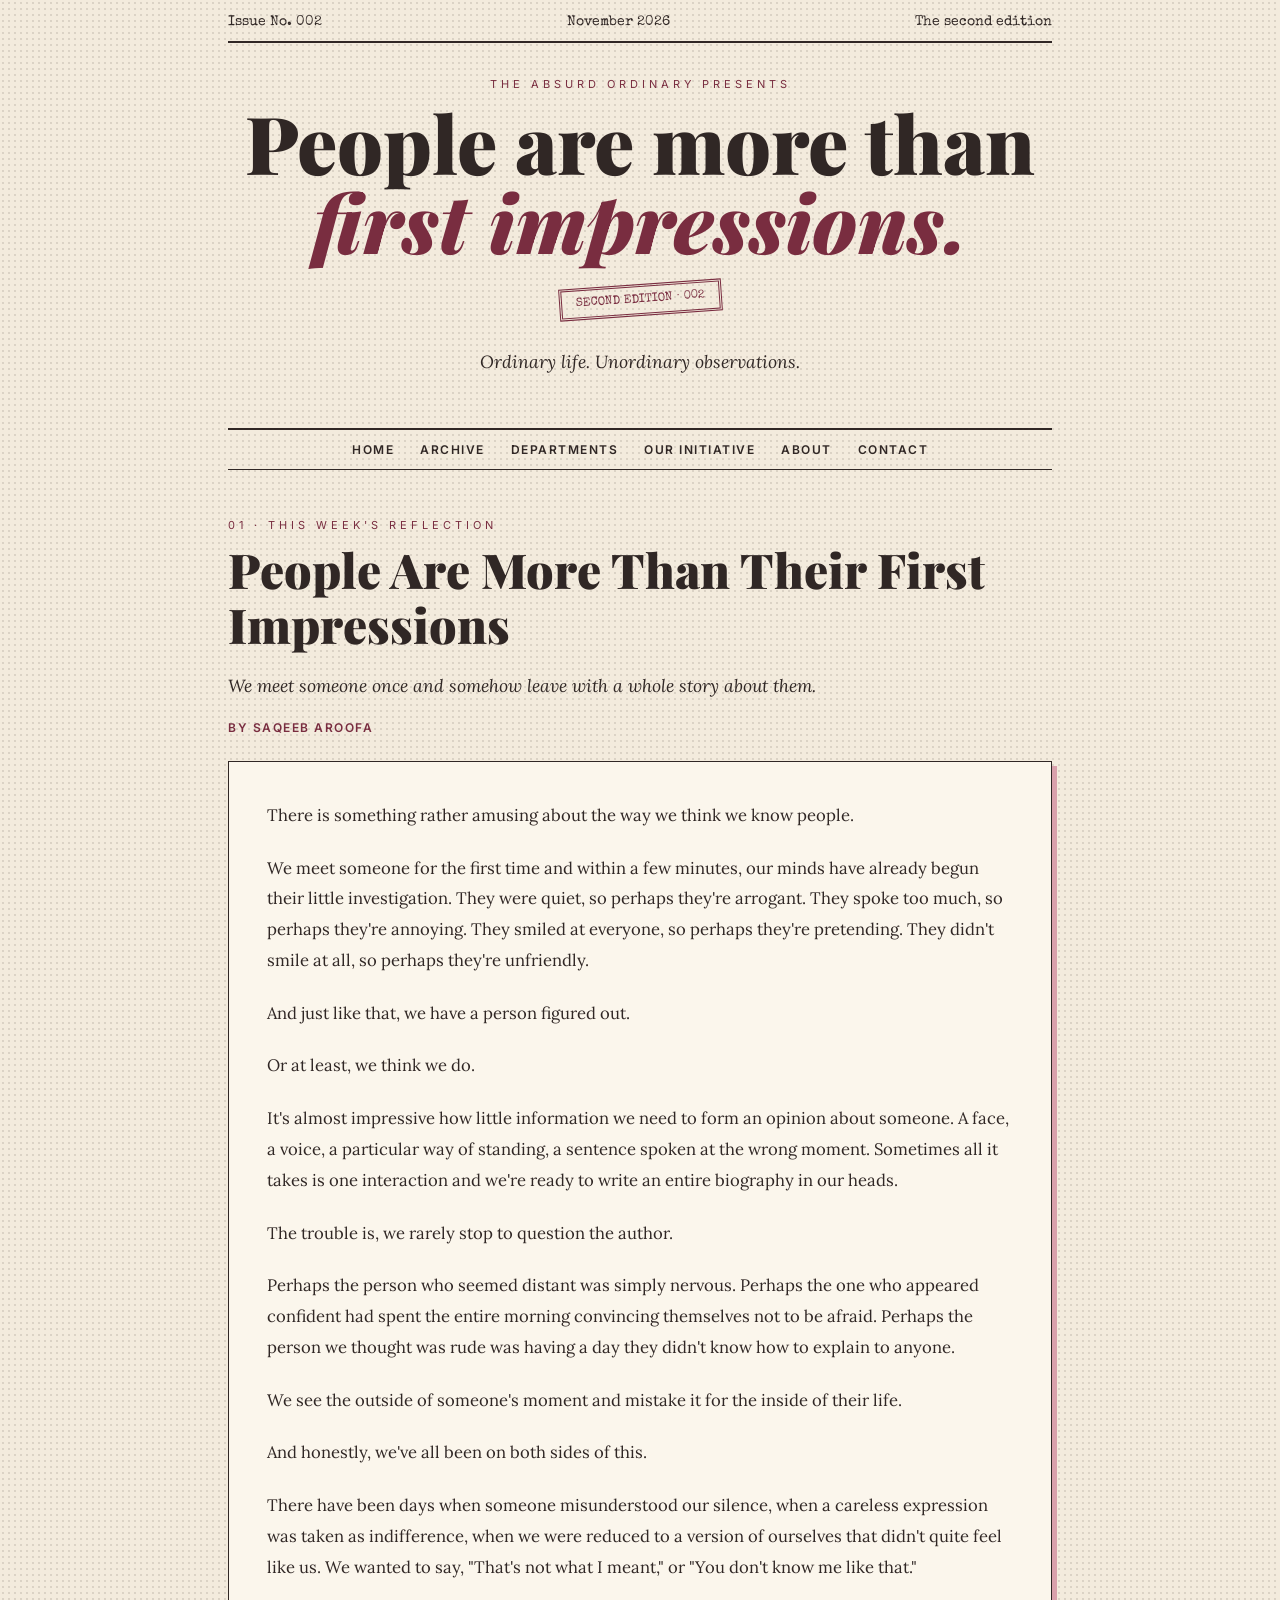
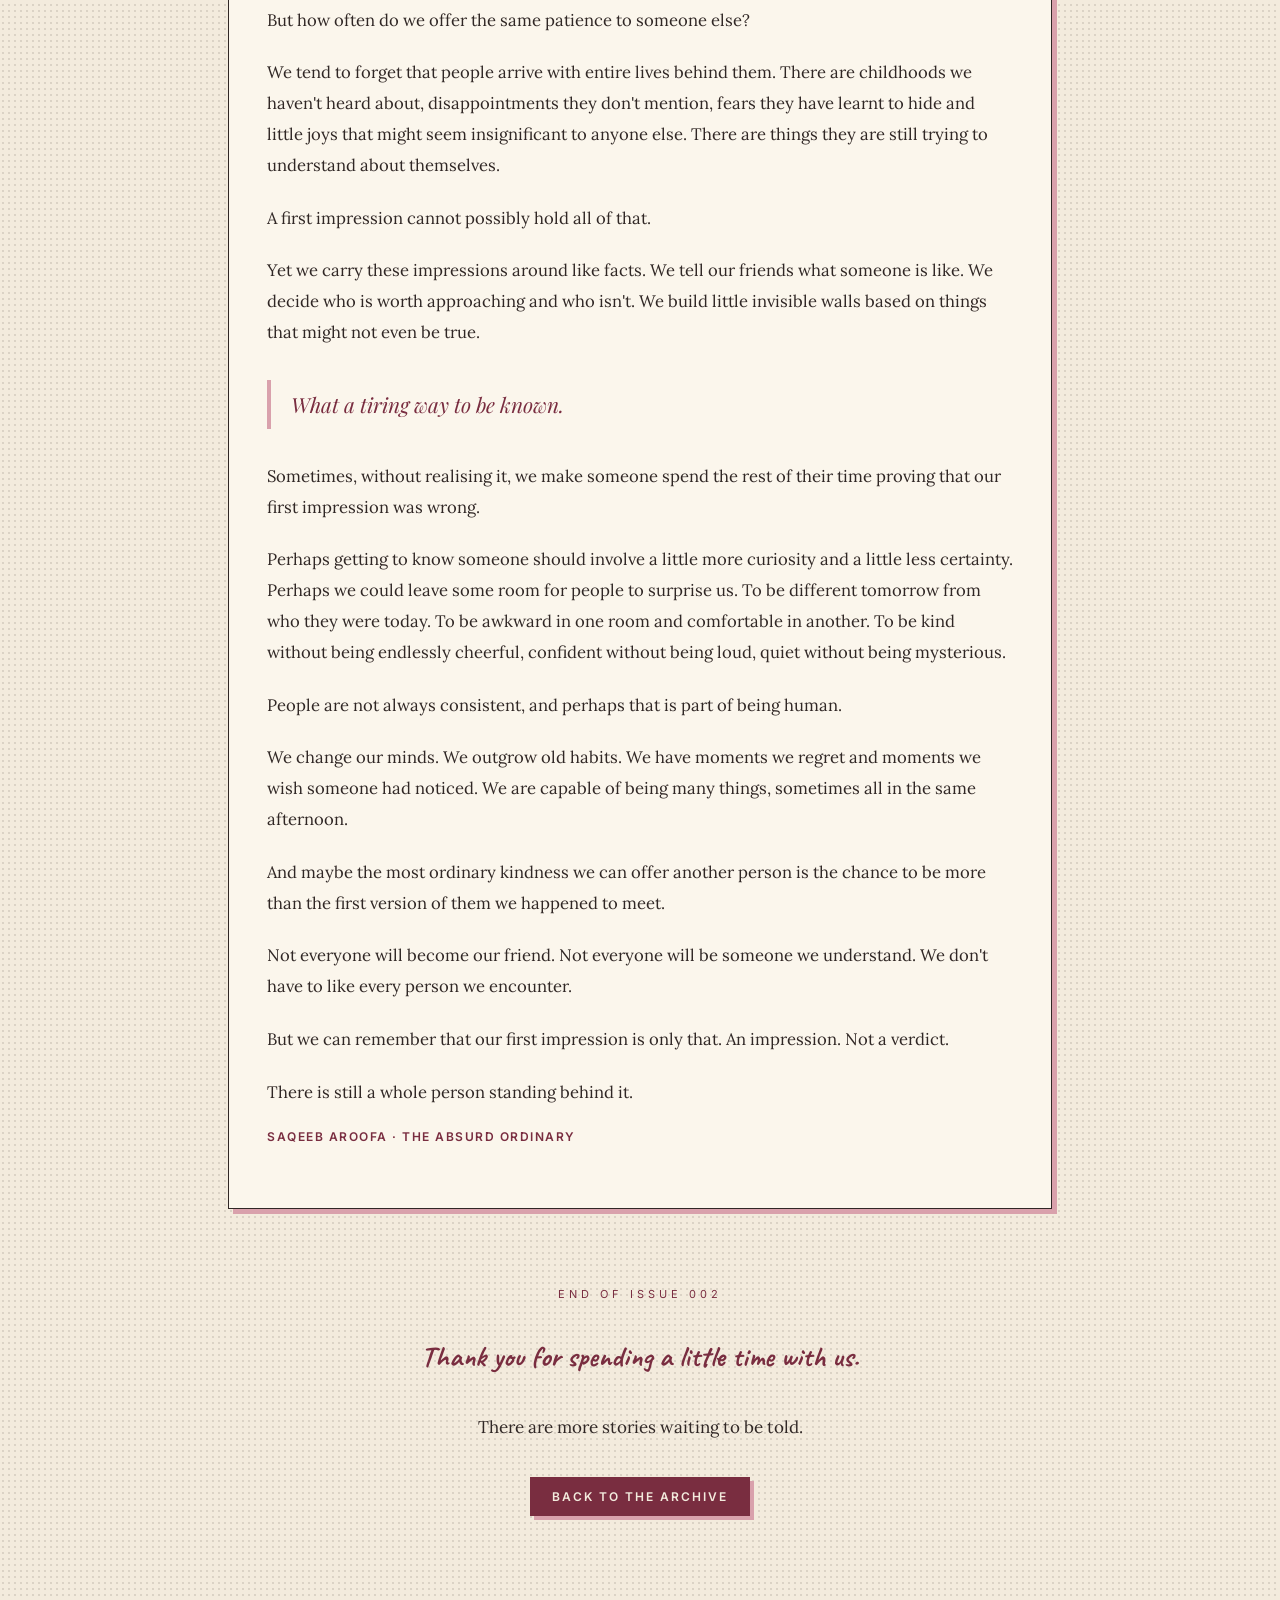
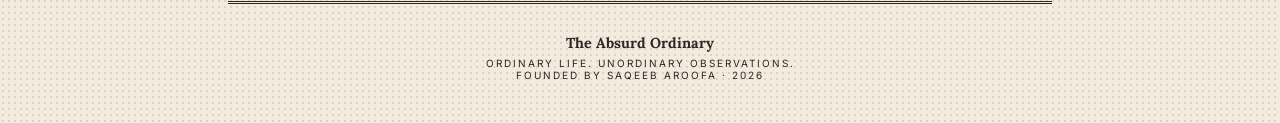
<file: issue-002.html>
<!DOCTYPE html>
<html lang="en">
<head>
<meta charset="UTF-8">
<meta name="viewport" content="width=device-width, initial-scale=1.0">

<title>Issue 002 | The Absurd Ordinary</title>
<meta name="description" content="Issue 002 of The Absurd Ordinary, featuring People Are More Than Their First Impressions by Saqeeb Aroofa.">

<link rel="preconnect" href="https://fonts.googleapis.com">
<link href="https://fonts.googleapis.com/css2?family=Caveat:wght@500;700&family=Inter:wght@400;600&family=Lora:ital,wght@0,400;0,600;1,400&family=Playfair+Display:ital,wght@0,700;0,900;1,700&family=Special+Elite&display=swap" rel="stylesheet">

<style>
:root {
  --paper: #f3ebdd;
  --card: #fbf6ec;
  --ink: #302725;
  --wine: #792d40;
  --rose: #d9a1ac;
  --olive: #899071;
}

* { box-sizing: border-box; }

html { scroll-behavior: smooth; }

body {
  margin: 0;
  background-color: var(--paper);
  background-image: radial-gradient(#30272522 0.7px, transparent 0.8px);
  background-size: 6px 6px;
  color: var(--ink);
  font: 17px/1.85 Lora, Georgia, serif;
  overflow-x: hidden;
}

a { color: inherit; text-decoration: none; }

.wrap {
  max-width: 860px;
  margin: 0 auto;
  padding: 0 18px;
}

.type {
  font-family: 'Special Elite', 'Courier New', monospace;
}

.note {
  font-family: Caveat, cursive;
  font-weight: 700;
  color: var(--wine);
}

.kicker {
  font: 11px Inter, Arial, sans-serif;
  letter-spacing: 4px;
  text-transform: uppercase;
  color: var(--wine);
}

.topline {
  display: flex;
  justify-content: space-between;
  flex-wrap: wrap;
  gap: 8px;
  border-bottom: 2px solid var(--ink);
  padding: 10px 0 6px;
  font-size: 0.85rem;
}

.mast {
  text-align: center;
  padding: 34px 0 24px;
}

.mast h1 {
  font: 900 clamp(2.5rem, 10vw, 5rem)/0.98 'Playfair Display', Georgia, serif;
  margin: 12px 0;
}

.mast h1 em { color: var(--wine); }

.tagline {
  font-style: italic;
  font-size: 1.1rem;
}

.stamp {
  display: inline-block;
  border: 3px double var(--wine);
  color: var(--wine);
  padding: 7px 14px;
  transform: rotate(-4deg);
  font: 12px 'Special Elite', monospace;
  margin: 12px 0;
}

nav {
  border-top: 2px solid var(--ink);
  border-bottom: 1px solid var(--ink);
  display: flex;
  flex-wrap: wrap;
  justify-content: center;
  gap: 4px 22px;
  font: 600 12px Inter, Arial, sans-serif;
  letter-spacing: 1.5px;
  text-transform: uppercase;
  margin-top: 8px;
}

nav a { padding: 12px 2px; }

nav a:hover,
nav a:focus-visible {
  color: var(--wine);
  text-decoration: underline;
}

section { margin: 48px 0; }

h2 {
  font: 900 clamp(2rem, 7vw, 3rem)/1.15 'Playfair Display', Georgia, serif;
  margin: 10px 0 6px;
}

.block {
  background: var(--card);
  border: 1.5px solid var(--ink);
  padding: clamp(20px, 5vw, 38px);
  box-shadow: 5px 5px 0 var(--rose);
  position: relative;
}

.block p { margin: 0 0 22px; }

.block p:last-child { margin-bottom: 0; }

.author {
  font: 600 12px Inter, Arial, sans-serif;
  letter-spacing: 1.5px;
  text-transform: uppercase;
  color: var(--wine);
  margin: 16px 0 26px;
}

.article {
  font-size: 1.04rem;
}

.section-divider {
  text-align: center;
  margin: 48px 0;
  color: var(--wine);
  font-size: 1.5rem;
  letter-spacing: 10px;
}

.pullquote {
  border-left: 4px solid var(--rose);
  padding: 8px 0 8px 20px;
  margin: 32px 0;
  color: var(--wine);
  font: italic 1.3rem/1.6 'Playfair Display', Georgia, serif;
}

.end-note {
  text-align: center;
  padding: 30px 10px;
}

.end-note .note {
  font-size: 1.8rem;
}

.button {
  display: inline-block;
  margin-top: 16px;
  padding: 12px 22px;
  background: var(--wine);
  color: var(--paper);
  font: 600 12px Inter, Arial, sans-serif;
  letter-spacing: 2px;
  text-transform: uppercase;
  box-shadow: 4px 4px 0 var(--rose);
}

.button:hover,
.button:focus-visible {
  transform: translate(-2px, -2px);
}

footer {
  border-top: 3px double var(--ink);
  margin-top: 55px;
  padding: 26px 0 42px;
  text-align: center;
  font-size: 0.9rem;
  line-height: 1.9;
}

footer small {
  display: block;
  font: 10px Inter, Arial, sans-serif;
  letter-spacing: 2px;
}

@media (max-width: 520px) {
  body { font-size: 16px; }
  .topline { font-size: 0.75rem; }
  nav { gap: 2px 14px; }
}
</style>
</head>

<body>
<div class="wrap">

<div class="topline type">
  <span>Issue No. 002</span>
  <span>November 2026</span>
  <span>The second edition</span>
</div>

<header class="mast">
  <div class="kicker">The Absurd Ordinary presents</div>

  <h1>People are more than <em>first impressions.</em></h1>

  <div class="stamp">SECOND EDITION · 002</div>

  <p class="tagline">Ordinary life. Unordinary observations.</p>
</header>

<nav>
  <a href="index.html">Home</a>
  <a href="archive.html">Archive</a>
  <a href="department.html">Departments</a>
  <a href="ordinary-matters.html">Our Initiative</a>
  <a href="about.html">About</a>
  <a href="contact.html">Contact</a>
</nav>

<section id="featured">
  <div class="kicker">01 · This week's reflection</div>

  <h2>People Are More Than Their First Impressions</h2>

  <p class="tagline">We meet someone once and somehow leave with a whole story about them.</p>

  <div class="author">By Saqeeb Aroofa</div>

  <div class="block article">

    <p>There is something rather amusing about the way we think we know people.</p>

    <p>We meet someone for the first time and within a few minutes, our minds have already begun their little investigation. They were quiet, so perhaps they're arrogant. They spoke too much, so perhaps they're annoying. They smiled at everyone, so perhaps they're pretending. They didn't smile at all, so perhaps they're unfriendly.</p>

    <p>And just like that, we have a person figured out.</p>

    <p>Or at least, we think we do.</p>

    <p>It's almost impressive how little information we need to form an opinion about someone. A face, a voice, a particular way of standing, a sentence spoken at the wrong moment. Sometimes all it takes is one interaction and we're ready to write an entire biography in our heads.</p>

    <p>The trouble is, we rarely stop to question the author.</p>

    <p>Perhaps the person who seemed distant was simply nervous. Perhaps the one who appeared confident had spent the entire morning convincing themselves not to be afraid. Perhaps the person we thought was rude was having a day they didn't know how to explain to anyone.</p>

    <p>We see the outside of someone's moment and mistake it for the inside of their life.</p>

    <p>And honestly, we've all been on both sides of this.</p>

    <p>There have been days when someone misunderstood our silence, when a careless expression was taken as indifference, when we were reduced to a version of ourselves that didn't quite feel like us. We wanted to say, "That's not what I meant," or "You don't know me like that."</p>

    <p>But how often do we offer the same patience to someone else?</p>

    <p>We tend to forget that people arrive with entire lives behind them. There are childhoods we haven't heard about, disappointments they don't mention, fears they have learnt to hide and little joys that might seem insignificant to anyone else. There are things they are still trying to understand about themselves.</p>

    <p>A first impression cannot possibly hold all of that.</p>

    <p>Yet we carry these impressions around like facts. We tell our friends what someone is like. We decide who is worth approaching and who isn't. We build little invisible walls based on things that might not even be true.</p>

    <div class="pullquote">
      What a tiring way to be known.
    </div>

    <p>Sometimes, without realising it, we make someone spend the rest of their time proving that our first impression was wrong.</p>

    <p>Perhaps getting to know someone should involve a little more curiosity and a little less certainty. Perhaps we could leave some room for people to surprise us. To be different tomorrow from who they were today. To be awkward in one room and comfortable in another. To be kind without being endlessly cheerful, confident without being loud, quiet without being mysterious.</p>

    <p>People are not always consistent, and perhaps that is part of being human.</p>

    <p>We change our minds. We outgrow old habits. We have moments we regret and moments we wish someone had noticed. We are capable of being many things, sometimes all in the same afternoon.</p>

    <p>And maybe the most ordinary kindness we can offer another person is the chance to be more than the first version of them we happened to meet.</p>

    <p>Not everyone will become our friend. Not everyone will be someone we understand. We don't have to like every person we encounter.</p>

    <p>But we can remember that our first impression is only that. An impression. Not a verdict.</p>

    <p>There is still a whole person standing behind it.</p>

    <div class="author">Saqeeb Aroofa · The Absurd Ordinary</div>

  </div>
</section>

<section class="end-note">
  <div class="kicker">End of issue 002</div>

  <p class="note">Thank you for spending a little time with us.</p>

  <p>There are more stories waiting to be told.</p>

  <a class="button" href="archive.html">Back to the archive</a>
</section>

<footer>
  <div><b>The Absurd Ordinary</b></div>
  <small>ORDINARY LIFE. UNORDINARY OBSERVATIONS.</small>
  <small>FOUNDED BY SAQEEB AROOFA · 2026</small>
</footer>

</div>
</body>
</html>
</file>
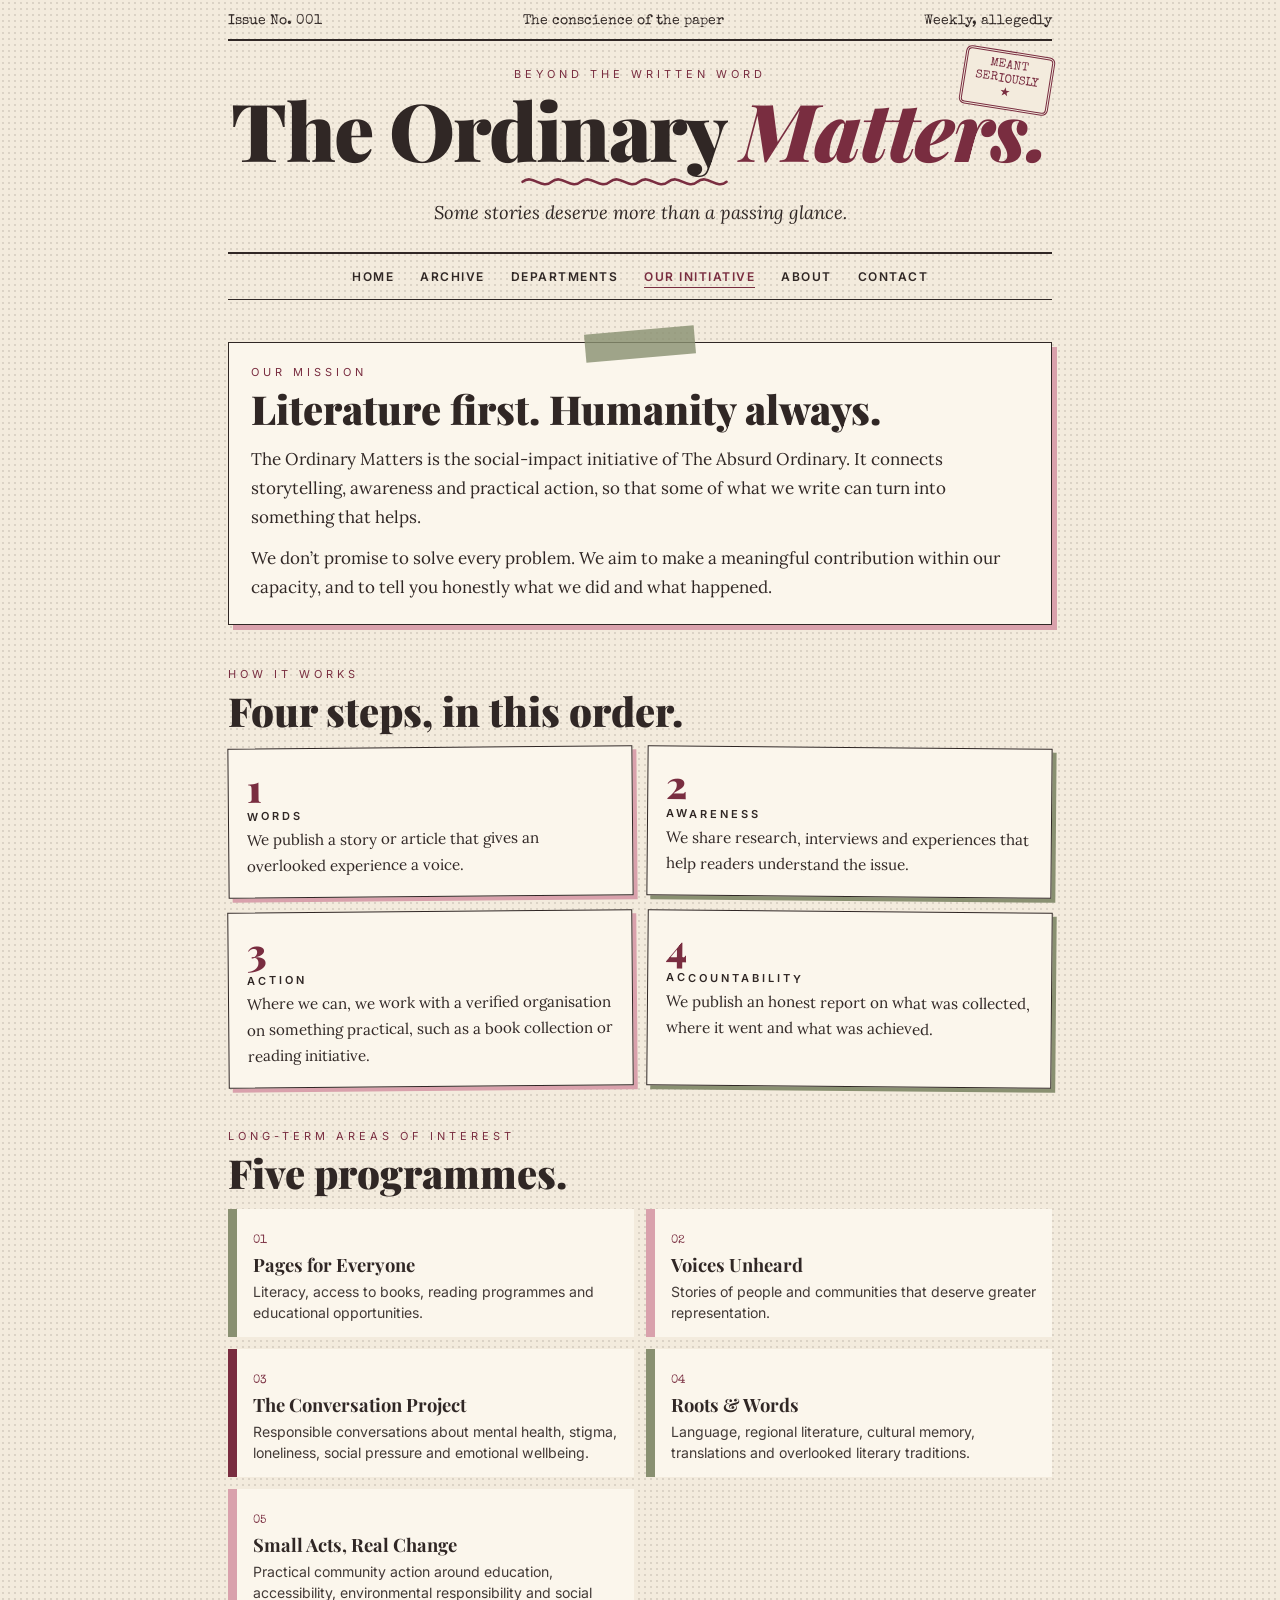
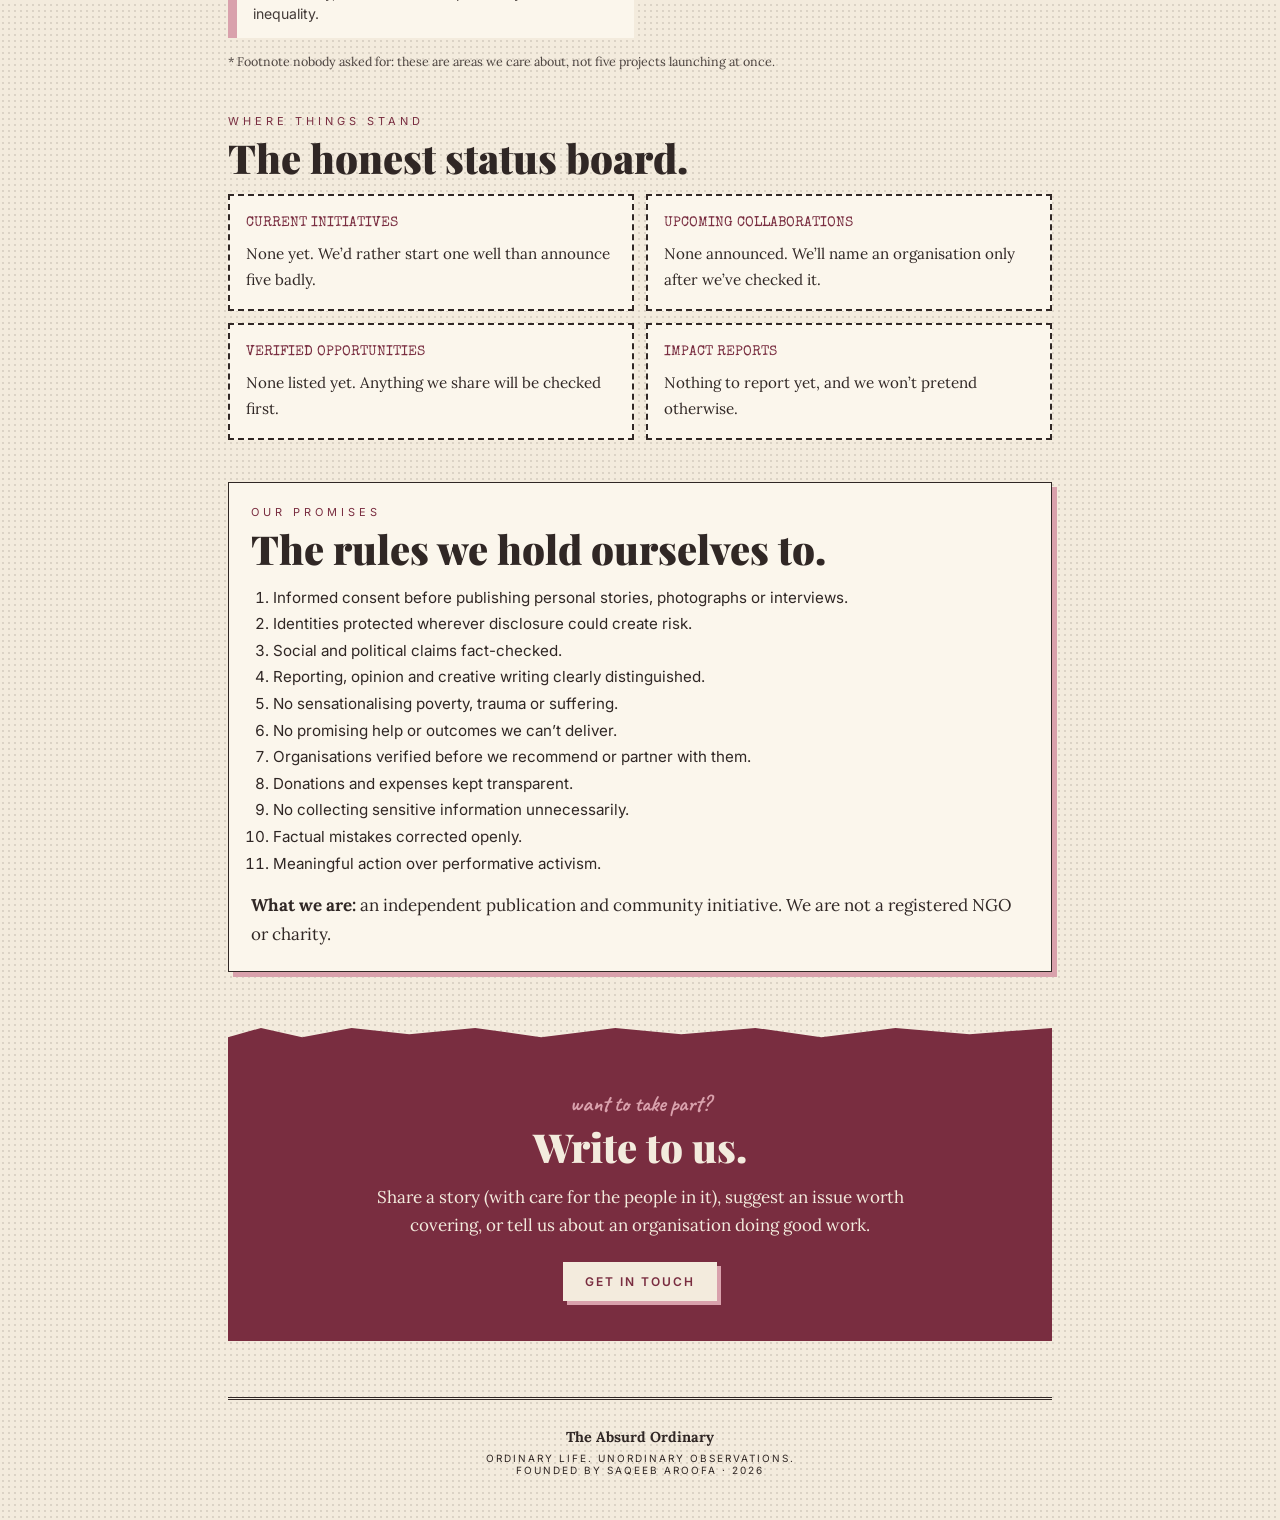
<file: ordinary-matters.html>
<!DOCTYPE html>
<html lang="en">
<head>
<meta charset="UTF-8">
<meta name="viewport" content="width=device-width, initial-scale=1.0">
<title>The Ordinary Matters | The Absurd Ordinary</title>
<meta name="description" content="The Ordinary Matters: the social-impact initiative of The Absurd Ordinary. Words, awareness, action and accountability.">
<link rel="preconnect" href="https://fonts.googleapis.com">
<link href="https://fonts.googleapis.com/css2?family=Caveat:wght@500;700&family=Inter:wght@400;600&family=Lora:ital,wght@0,400;0,600;1,400&family=Playfair+Display:ital,wght@0,700;0,900;1,700&family=Special+Elite&display=swap" rel="stylesheet">
<style>
:root {
  --paper: #f3ebdd;
  --card: #fbf6ec;
  --ink: #302725;
  --wine: #792d40;
  --rose: #d9a1ac;
  --olive: #899071;
}
* { box-sizing: border-box; }
html { scroll-behavior: smooth; }
body {
  margin: 0;
  background-color: var(--paper);
  background-image: radial-gradient(#30272522 0.7px, transparent 0.8px);
  background-size: 6px 6px;
  color: var(--ink);
  font: 17px/1.7 Lora, Georgia, serif;
  overflow-x: hidden;
}
a { color: inherit; text-decoration: none; }
.wrap { max-width: 860px; margin: 0 auto; padding: 0 18px; }
.type { font-family: 'Special Elite', 'Courier New', monospace; }
.note { font-family: Caveat, cursive; font-weight: 700; color: var(--wine); font-size: 1.4rem; line-height: 1.1; }
.kicker { font: 11px Inter, Arial, sans-serif; letter-spacing: 4px; text-transform: uppercase; color: var(--wine); }

.topline {
  display: flex; justify-content: space-between; gap: 10px; flex-wrap: wrap;
  border-bottom: 2px solid var(--ink); padding: 10px 0 6px; font-size: 0.85rem;
}
.mast { text-align: center; padding: 26px 0 8px; position: relative; }
.mast h1 {
  margin: 10px 0 0;
  font: 900 clamp(2.4rem, 10vw, 5rem)/0.95 'Playfair Display', Georgia, serif;
  letter-spacing: -0.02em;
}
.mast h1 em { color: var(--wine); }
.squig { display: block; margin: 8px auto 0; width: min(240px, 70%); color: var(--wine); }
.tagline { font-style: italic; font-size: 1.15rem; margin: 10px 0 0; }
.stamp-top {
  position: absolute; right: 0; top: 10px; transform: rotate(9deg);
  border: 3px double var(--wine); color: var(--wine); background: var(--paper);
  padding: 6px 10px; border-radius: 6px; font-size: 0.75rem; line-height: 1.15; text-align: center;
}
@media (max-width: 520px) { .stamp-top { position: static; display: inline-block; margin-bottom: 10px; } }

nav {
  border-top: 2px solid var(--ink); border-bottom: 1px solid var(--ink);
  margin-top: 16px; padding: 4px 0;
  display: flex; flex-wrap: wrap; justify-content: center; gap: 4px 22px;
  font: 600 12px Inter, Arial, sans-serif; letter-spacing: 1.5px; text-transform: uppercase;
}
nav a { padding: 11px 2px; }
nav a:hover, nav a:focus-visible { color: var(--wine); text-decoration: underline wavy var(--rose); text-underline-offset: 6px; }
nav a.here { color: var(--wine); text-decoration: underline; text-underline-offset: 6px; }

section { margin: 42px 0; }
h2 { font: 900 clamp(1.7rem, 6vw, 2.5rem)/1.1 'Playfair Display', Georgia, serif; margin: 8px 0 14px; }
h3 { font: 700 1.3rem/1.2 'Playfair Display', serif; margin: 4px 0 6px; }
.block {
  background: var(--card); border: 1.5px solid var(--ink); padding: 22px;
  box-shadow: 5px 5px 0 var(--rose); position: relative;
}
.block p { margin: 0 0 12px; }
.block p:last-child { margin-bottom: 0; }
.tape {
  position: absolute; top: -13px; left: 50%; width: 110px; height: 28px;
  background: #899071cc; transform: translateX(-50%) rotate(-5deg);
}

/* four steps */
.steps { display: grid; gap: 14px; }
@media (min-width: 640px) { .steps { grid-template-columns: 1fr 1fr; } }
.step { background: var(--card); border: 1.5px solid var(--ink); padding: 18px; }
.step:nth-child(odd) { transform: rotate(-0.5deg); box-shadow: 4px 4px 0 var(--rose); }
.step:nth-child(even) { transform: rotate(0.5deg); box-shadow: 4px 4px 0 var(--olive); }
.step .n { font: 900 2.4rem/1 'Playfair Display', serif; color: var(--wine); }
.step b { font: 600 11px Inter, Arial, sans-serif; letter-spacing: 3px; text-transform: uppercase; display: block; margin: 4px 0; }
.step p { margin: 0; font-size: 0.95rem; }

/* programmes */
.progs { list-style: none; padding: 0; margin: 0; display: grid; gap: 12px; }
@media (min-width: 640px) { .progs { grid-template-columns: 1fr 1fr; } }
.progs li {
  background: var(--card); border-left: 9px solid var(--olive); padding: 14px 16px;
}
.progs li:nth-child(3n+2) { border-color: var(--rose); }
.progs li:nth-child(3n) { border-color: var(--wine); }
.progs .num { font: 12px 'Special Elite', monospace; color: var(--wine); }
.progs b { display: block; font: 700 1.15rem 'Playfair Display', serif; }
.progs small { font: 0.88rem/1.5 Inter, Arial, sans-serif; opacity: 0.9; display: block; margin-top: 4px; }

/* status board */
.board { display: grid; gap: 12px; }
@media (min-width: 640px) { .board { grid-template-columns: 1fr 1fr; } }
.slot { border: 2px dashed var(--ink); background: var(--card); padding: 16px; }
.slot .type { color: var(--wine); font-size: 0.85rem; }
.slot p { margin: 6px 0 0; font-size: 0.95rem; }

/* principles */
.rules { margin: 10px 0 0; padding-left: 22px; font: 0.95rem/1.75 Inter, Arial, sans-serif; }

.matters {
  background: var(--wine); color: var(--paper); text-align: center;
  padding: 56px 22px 40px; margin: 56px 0;
  clip-path: polygon(0 3%, 4% 0, 9% 3%, 15% 0, 22% 2%, 30% 0, 38% 3%, 47% 0, 55% 2%, 64% 0, 72% 3%, 81% 0, 90% 2%, 100% 0, 100% 100%, 0 100%);
}
.matters h2 { color: var(--paper); }
.matters .note { color: var(--rose); }
.matters p { max-width: 560px; margin: 8px auto; }
.button {
  display: inline-block; margin-top: 14px; padding: 12px 22px;
  background: var(--paper); color: var(--wine); font: 600 12px Inter, Arial, sans-serif;
  letter-spacing: 2px; text-transform: uppercase; box-shadow: 4px 4px 0 var(--rose);
}
.button:hover, .button:focus-visible { transform: translate(-2px, -2px); }
.fn { font-size: 0.78rem; opacity: 0.85; }

footer {
  border-top: 3px double var(--ink); margin-top: 50px; padding: 24px 0 44px;
  text-align: center; font-size: 0.9rem; line-height: 1.9;
}
footer small { font: 10px Inter, Arial, sans-serif; letter-spacing: 2px; display: block; }
</style>
</head>
<body>
<div class="wrap">

<div class="topline type">
  <span>Issue No. 001</span>
  <span>The conscience of the paper</span>
  <span>Weekly, allegedly</span>
</div>

<header class="mast">
  <div class="stamp-top type">MEANT<br>SERIOUSLY<br>★</div>
  <div class="kicker">Beyond the written word</div>
  <h1>The Ordinary <em>Matters.</em></h1>
  <svg class="squig" viewBox="0 0 280 14" fill="none" stroke="currentColor" stroke-width="3" stroke-linecap="round" aria-hidden="true"><path d="M3 8c12-10 22 10 34 0s22 10 34 0 22 10 34 0 22 10 34 0 22 10 34 0 22 10 34 0 22 10 34 0"/></svg>
  <p class="tagline">Some stories deserve more than a passing glance.</p>
</header>

<nav>
  <a href="index.html">Home</a>
  <a href="archive.html">Archive</a>
  <a href="department.html">Departments</a>
  <a class="here" href="ordinary-matters.html">Our Initiative</a>
  <a href="about.html">About</a>
  <a href="contact.html">Contact</a>
</nav>

<section>
  <div class="block">
    <div class="tape"></div>
    <div class="kicker">Our mission</div>
    <h2>Literature first. Humanity always.</h2>
    <p>The Ordinary Matters is the social-impact initiative of The Absurd Ordinary. It connects storytelling, awareness and practical action, so that some of what we write can turn into something that helps.</p>
    <p>We don’t promise to solve every problem. We aim to make a meaningful contribution within our capacity, and to tell you honestly what we did and what happened.</p>
  </div>
</section>

<section>
  <div class="kicker">How it works</div>
  <h2>Four steps, in this order.</h2>
  <div class="steps">
    <div class="step"><div class="n">1</div><b>Words</b><p>We publish a story or article that gives an overlooked experience a voice.</p></div>
    <div class="step"><div class="n">2</div><b>Awareness</b><p>We share research, interviews and experiences that help readers understand the issue.</p></div>
    <div class="step"><div class="n">3</div><b>Action</b><p>Where we can, we work with a verified organisation on something practical, such as a book collection or reading initiative.</p></div>
    <div class="step"><div class="n">4</div><b>Accountability</b><p>We publish an honest report on what was collected, where it went and what was achieved.</p></div>
  </div>
</section>

<section>
  <div class="kicker">Long-term areas of interest</div>
  <h2>Five programmes.</h2>
  <ul class="progs">
    <li><span class="num">01</span><b>Pages for Everyone</b><small>Literacy, access to books, reading programmes and educational opportunities.</small></li>
    <li><span class="num">02</span><b>Voices Unheard</b><small>Stories of people and communities that deserve greater representation.</small></li>
    <li><span class="num">03</span><b>The Conversation Project</b><small>Responsible conversations about mental health, stigma, loneliness, social pressure and emotional wellbeing.</small></li>
    <li><span class="num">04</span><b>Roots &amp; Words</b><small>Language, regional literature, cultural memory, translations and overlooked literary traditions.</small></li>
    <li><span class="num">05</span><b>Small Acts, Real Change</b><small>Practical community action around education, accessibility, environmental responsibility and social inequality.</small></li>
  </ul>
  <p class="fn">* Footnote nobody asked for: these are areas we care about, not five projects launching at once.</p>
</section>

<section>
  <div class="kicker">Where things stand</div>
  <h2>The honest status board.</h2>
  <div class="board">
    <div class="slot"><div class="type">CURRENT INITIATIVES</div><p>None yet. We’d rather start one well than announce five badly.</p></div>
    <div class="slot"><div class="type">UPCOMING COLLABORATIONS</div><p>None announced. We’ll name an organisation only after we’ve checked it.</p></div>
    <div class="slot"><div class="type">VERIFIED OPPORTUNITIES</div><p>None listed yet. Anything we share will be checked first.</p></div>
    <div class="slot"><div class="type">IMPACT REPORTS</div><p>Nothing to report yet, and we won’t pretend otherwise.</p></div>
  </div>
</section>

<section>
  <div class="block">
    <div class="kicker">Our promises</div>
    <h2>The rules we hold ourselves to.</h2>
    <ol class="rules">
      <li>Informed consent before publishing personal stories, photographs or interviews.</li>
      <li>Identities protected wherever disclosure could create risk.</li>
      <li>Social and political claims fact-checked.</li>
      <li>Reporting, opinion and creative writing clearly distinguished.</li>
      <li>No sensationalising poverty, trauma or suffering.</li>
      <li>No promising help or outcomes we can’t deliver.</li>
      <li>Organisations verified before we recommend or partner with them.</li>
      <li>Donations and expenses kept transparent.</li>
      <li>No collecting sensitive information unnecessarily.</li>
      <li>Factual mistakes corrected openly.</li>
      <li>Meaningful action over performative activism.</li>
    </ol>
    <p style="margin-top:14px"><b>What we are:</b> an independent publication and community initiative. We are not a registered NGO or charity.</p>
  </div>
</section>

<section class="matters">
  <p class="note">want to take part?</p>
  <h2>Write to us.</h2>
  <p>Share a story (with care for the people in it), suggest an issue worth covering, or tell us about an organisation doing good work.</p>
  <a class="button" href="contact.html">Get in touch</a>
</section>

<footer>
  <div><b>The Absurd Ordinary</b></div>
  <small>ORDINARY LIFE. UNORDINARY OBSERVATIONS.</small>
  <small>FOUNDED BY SAQEEB AROOFA · 2026</small>
</footer>

</div>
</body>
                        </html>
</file>
